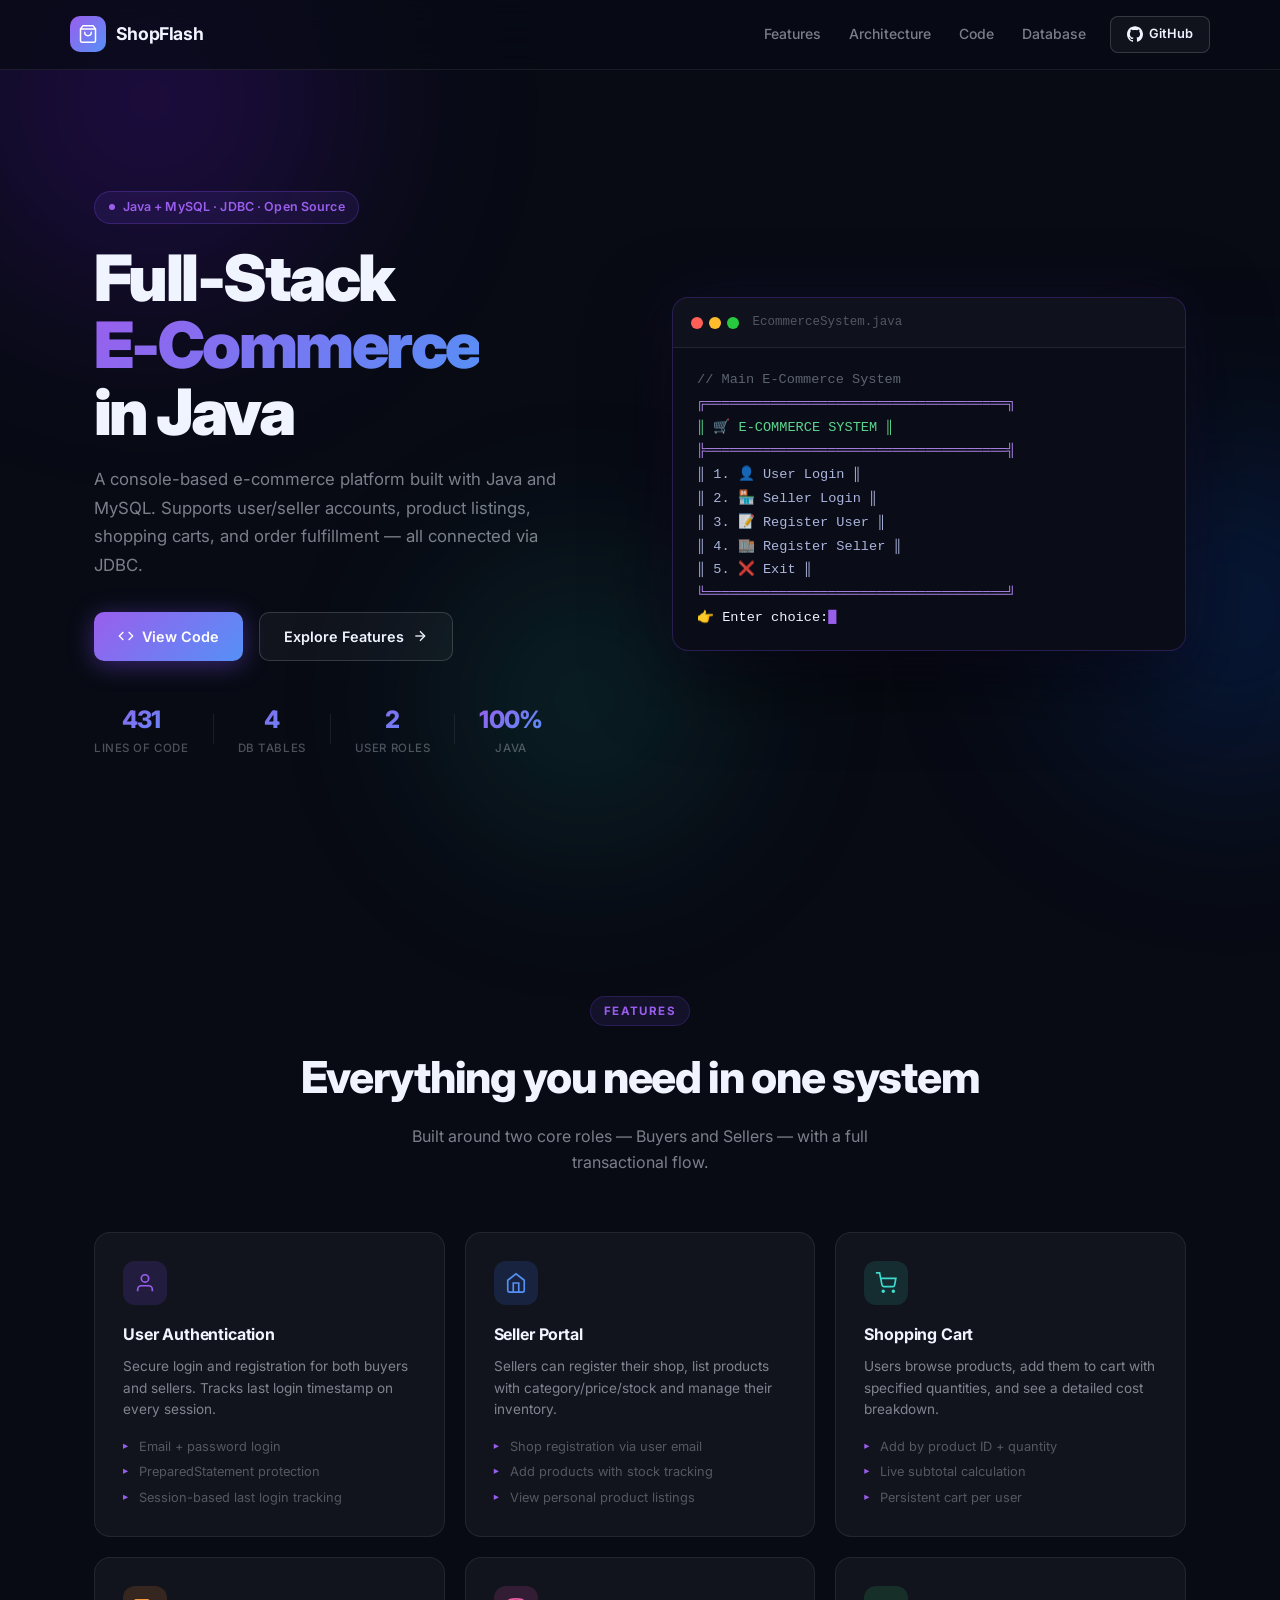
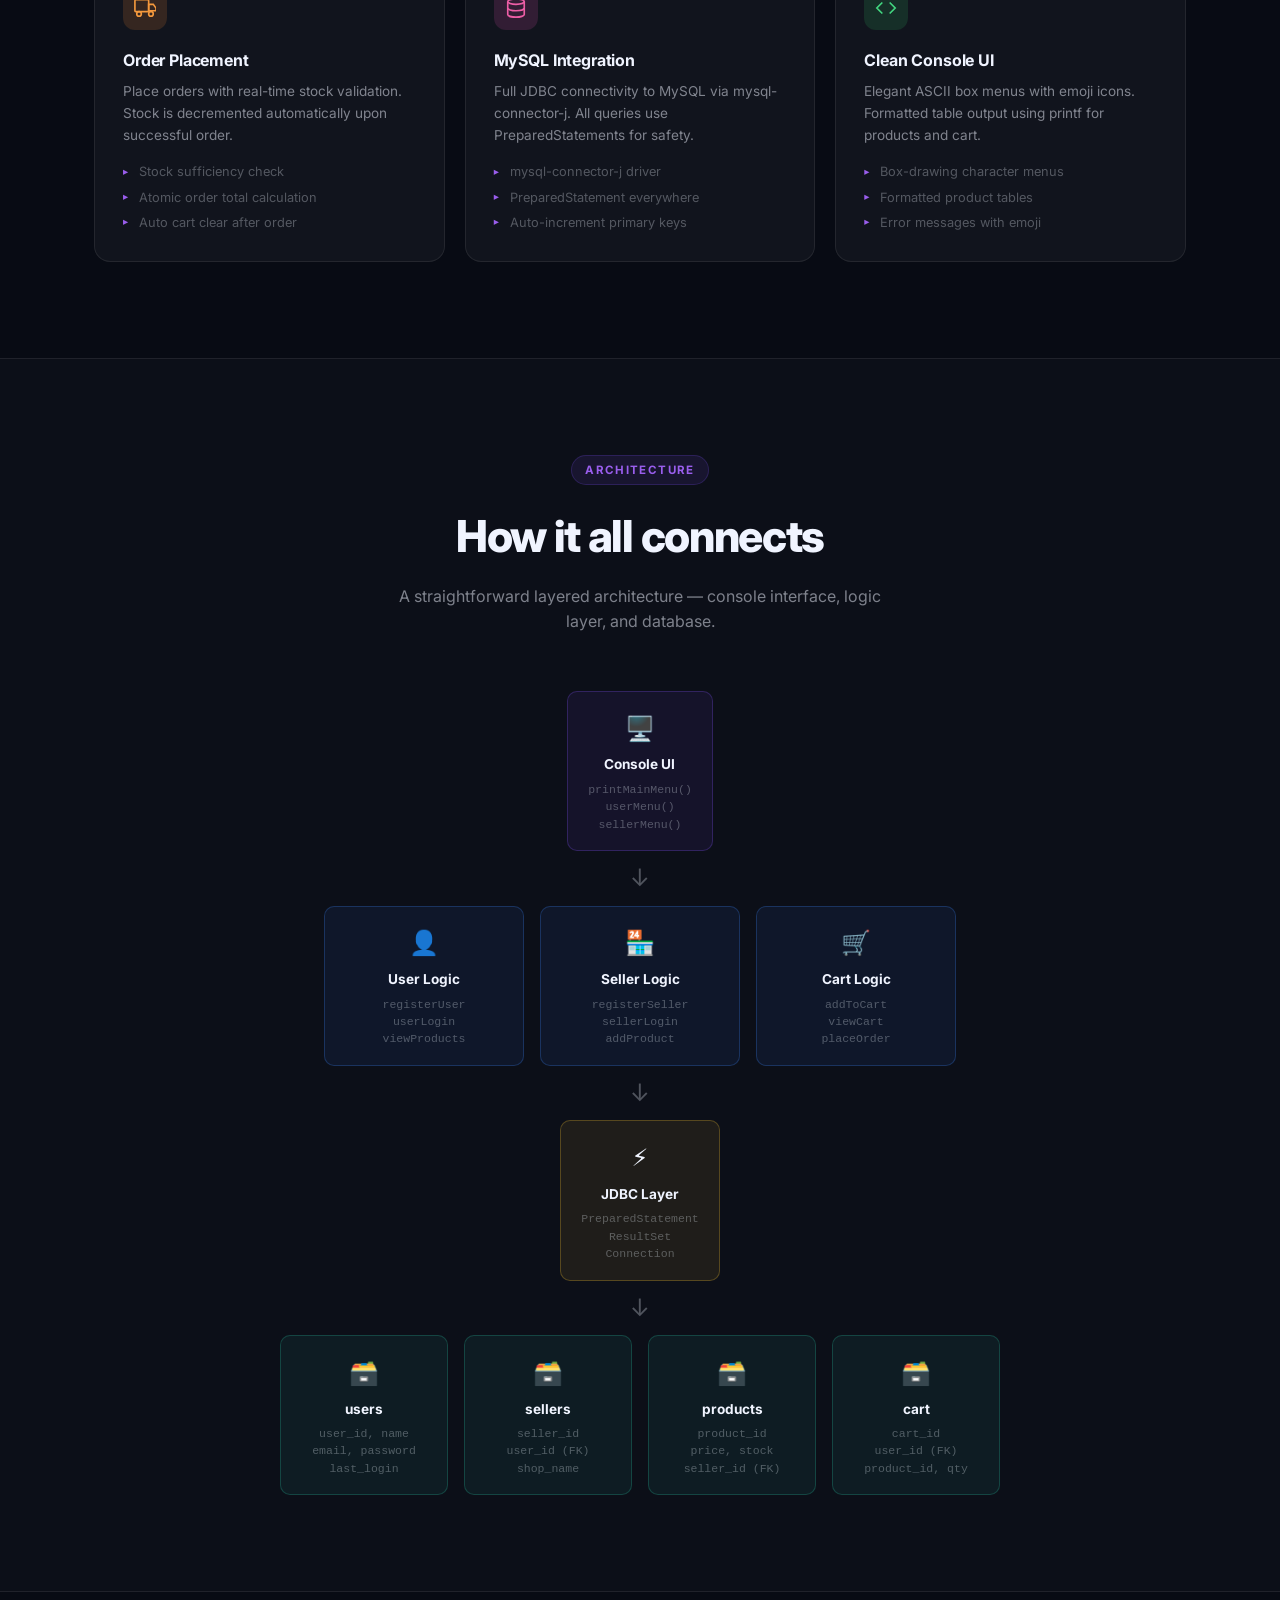
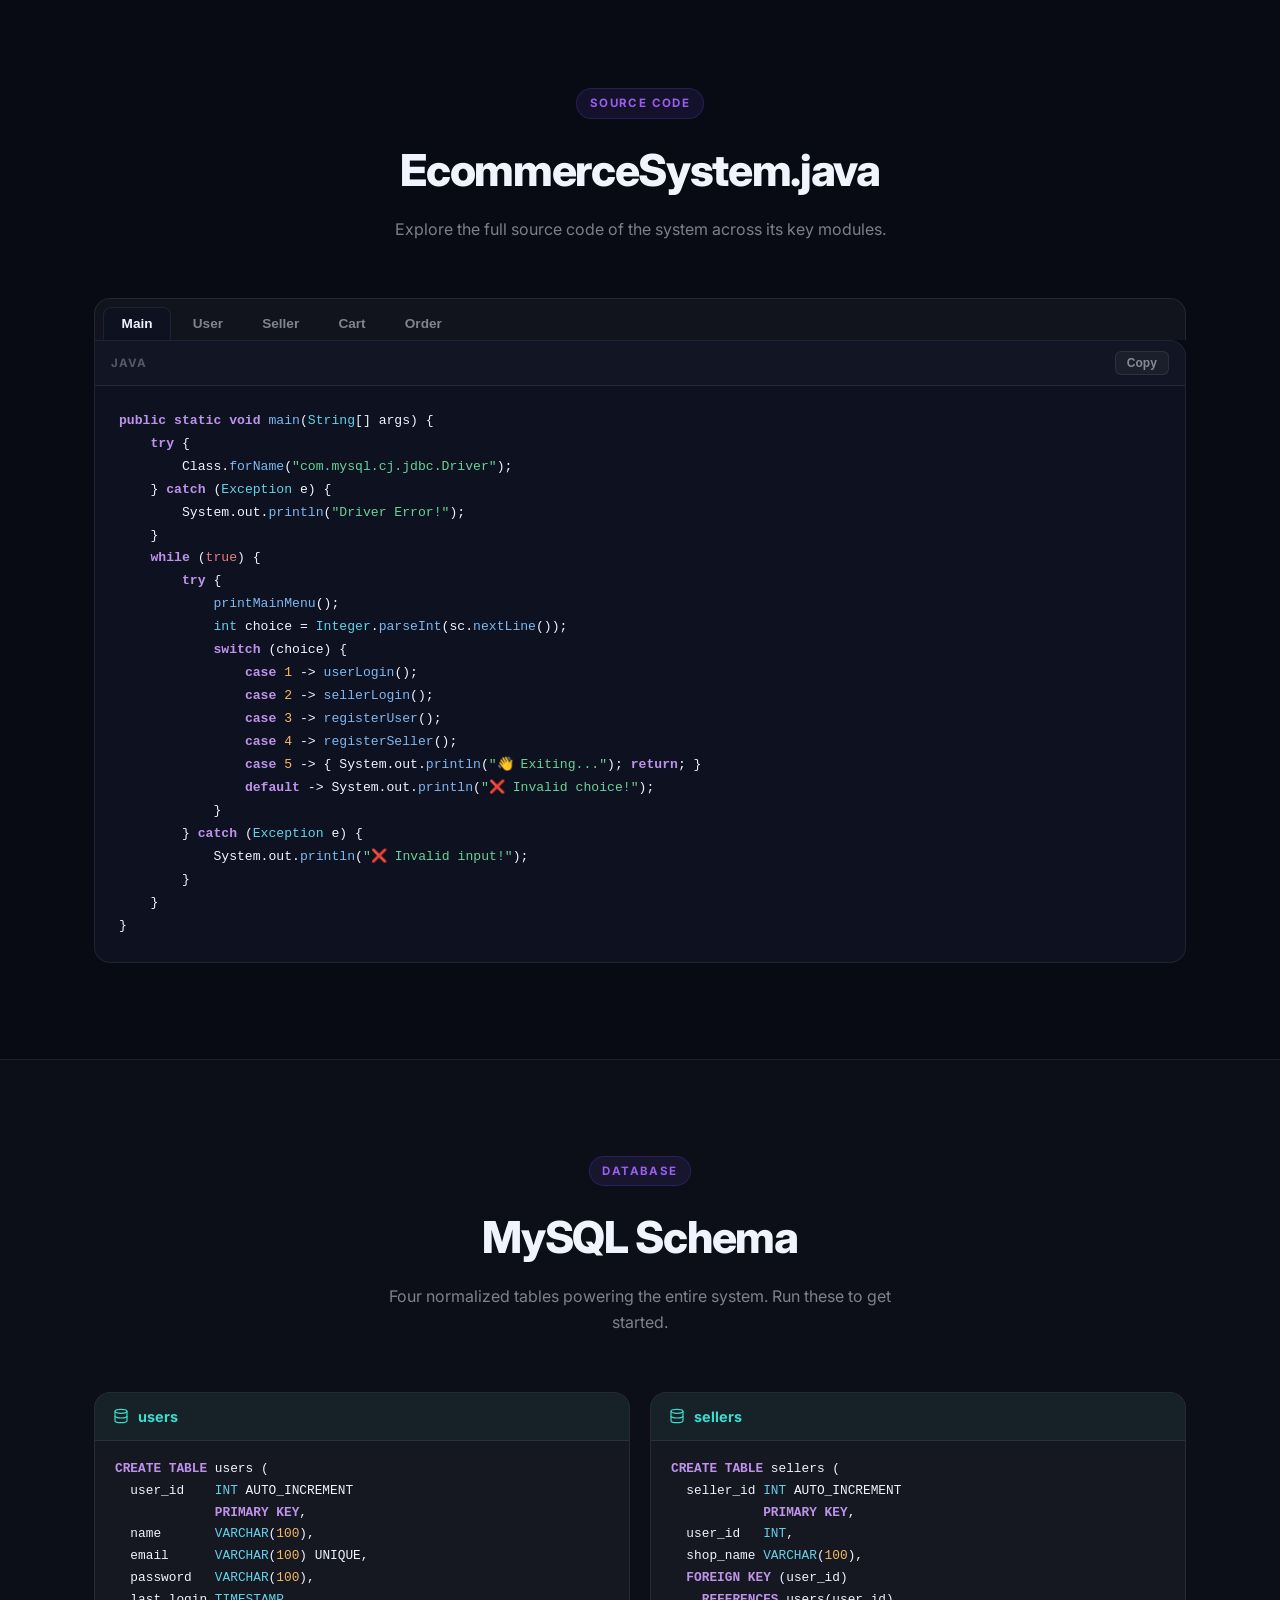
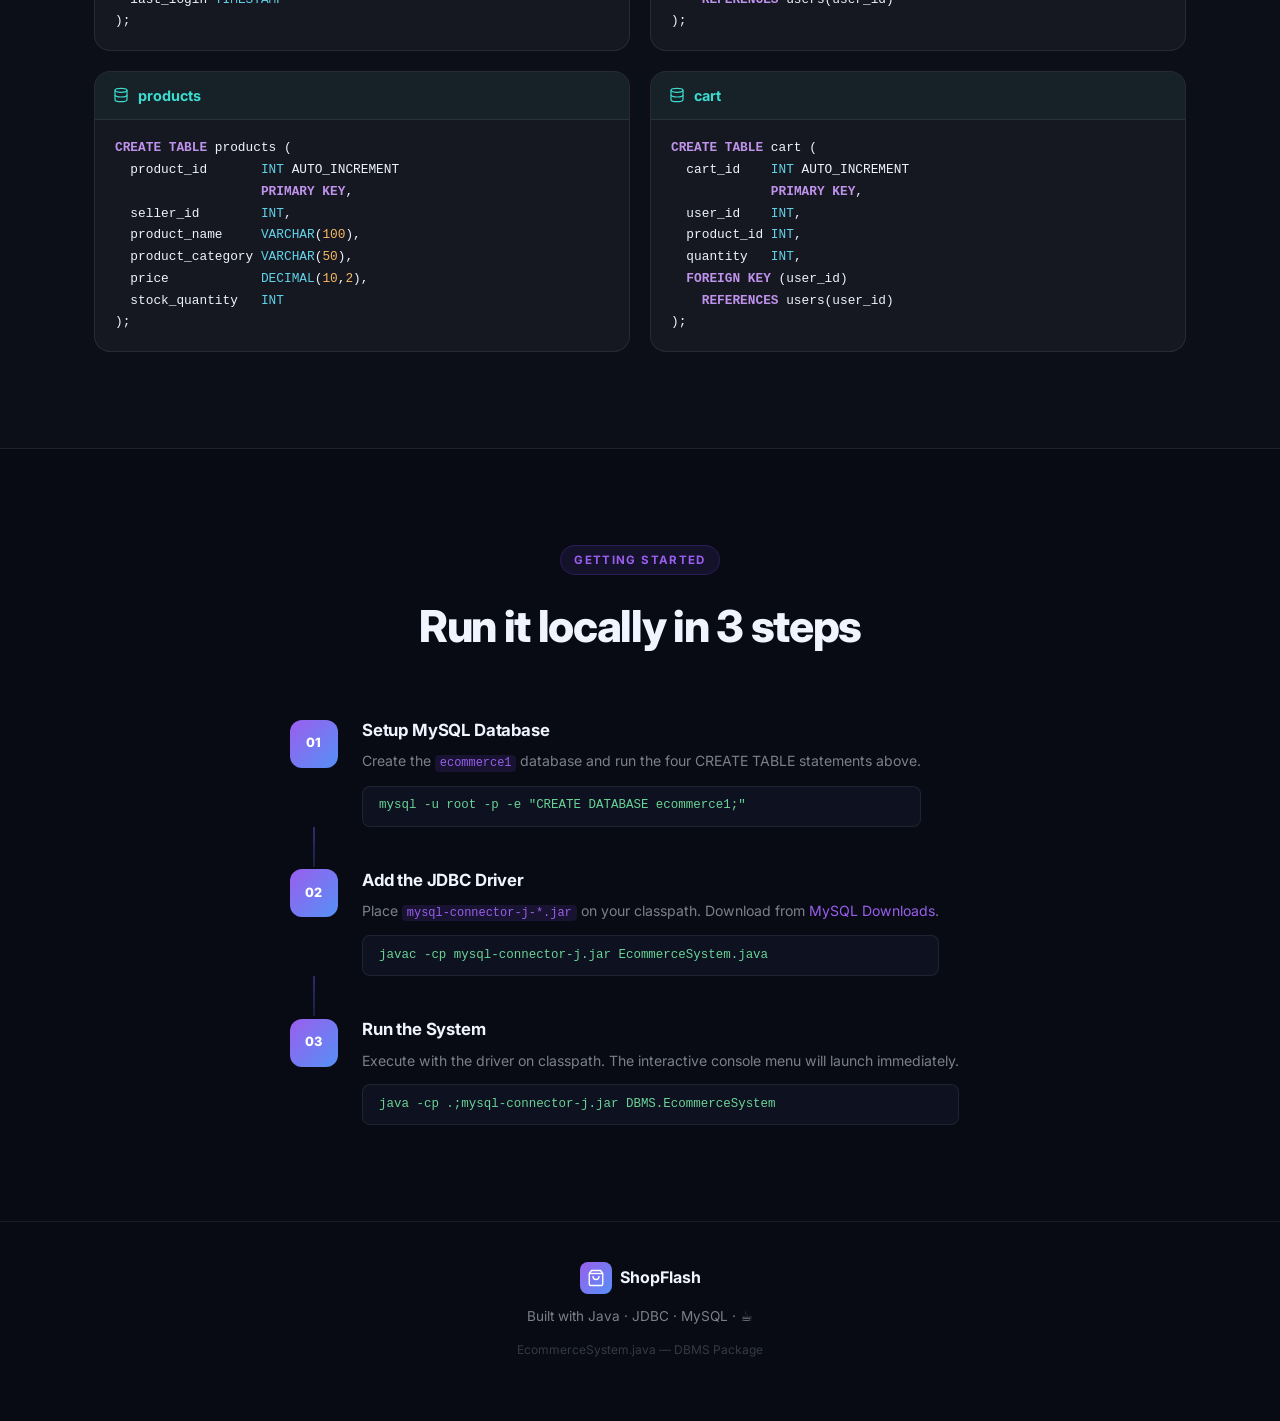
<file: index.html>
<!DOCTYPE html>
<html lang="en">
<head>
  <meta charset="UTF-8" />
  <meta name="viewport" content="width=device-width, initial-scale=1.0"/>
  <title>ShopFlash — Java E-Commerce System</title>
  <meta name="description" content="A full-featured Java E-Commerce System using JDBC and MySQL. Supports user/seller registration, shopping cart, product management, and order placement."/>
  <link rel="preconnect" href="https://fonts.googleapis.com"/>
  <link rel="preconnect" href="https://fonts.gstatic.com" crossorigin/>
  <link href="https://fonts.googleapis.com/css2?family=Inter:wght@300;400;500;600;700;800;900&display=swap" rel="stylesheet"/>
  <link rel="stylesheet" href="style.css"/>
</head>
<body>

  <!-- Animated background orbs -->
  <div class="bg-orb orb-1"></div>
  <div class="bg-orb orb-2"></div>
  <div class="bg-orb orb-3"></div>

  <!-- ====== NAVBAR ====== -->
  <nav class="navbar" id="navbar">
    <div class="nav-inner">
      <div class="nav-brand">
        <div class="brand-icon">
          <svg width="20" height="20" viewBox="0 0 24 24" fill="none">
            <path d="M6 2L3 6v14a2 2 0 002 2h14a2 2 0 002-2V6l-3-4z" stroke="currentColor" stroke-width="1.8" stroke-linejoin="round"/>
            <line x1="3" y1="6" x2="21" y2="6" stroke="currentColor" stroke-width="1.8"/>
            <path d="M16 10a4 4 0 01-8 0" stroke="currentColor" stroke-width="1.8" stroke-linecap="round"/>
          </svg>
        </div>
        <span class="brand-name">ShopFlash</span>
      </div>
      <div class="nav-links">
        <a href="#features" class="nav-link">Features</a>
        <a href="#architecture" class="nav-link">Architecture</a>
        <a href="#code" class="nav-link">Code</a>
        <a href="#schema" class="nav-link">Database</a>
        <a href="https://github.com" target="_blank" class="nav-btn">
          <svg width="16" height="16" viewBox="0 0 24 24" fill="currentColor">
            <path d="M12 .297c-6.63 0-12 5.373-12 12 0 5.303 3.438 9.8 8.205 11.385.6.113.82-.258.82-.577 0-.285-.01-1.04-.015-2.04-3.338.724-4.042-1.61-4.042-1.61C4.422 18.07 3.633 17.7 3.633 17.7c-1.087-.744.084-.729.084-.729 1.205.084 1.838 1.236 1.838 1.236 1.07 1.835 2.809 1.305 3.495.998.108-.776.417-1.305.76-1.605-2.665-.3-5.466-1.332-5.466-5.93 0-1.31.465-2.38 1.235-3.22-.135-.303-.54-1.523.105-3.176 0 0 1.005-.322 3.3 1.23.96-.267 1.98-.399 3-.405 1.02.006 2.04.138 3 .405 2.28-1.552 3.285-1.23 3.285-1.23.645 1.653.24 2.873.12 3.176.765.84 1.23 1.91 1.23 3.22 0 4.61-2.805 5.625-5.475 5.92.42.36.81 1.096.81 2.22 0 1.606-.015 2.896-.015 3.286 0 .315.21.69.825.57C20.565 22.092 24 17.592 24 12.297c0-6.627-5.373-12-12-12"/>
          </svg>
          GitHub
        </a>
      </div>
    </div>
  </nav>

  <!-- ====== HERO ====== -->
  <section class="hero">
    <div class="hero-inner">
      <div class="hero-badge">
        <span class="badge-dot"></span>
        Java + MySQL &middot; JDBC &middot; Open Source
      </div>
      <h1 class="hero-title">
        Full-Stack<br/>
        <span class="gradient-text">E-Commerce</span><br/>
        in Java
      </h1>
      <p class="hero-subtitle">
        A console-based e-commerce platform built with Java and MySQL. Supports user/seller accounts, 
        product listings, shopping carts, and order fulfillment — all connected via JDBC.
      </p>
      <div class="hero-actions">
        <a href="#code" class="btn btn-primary">
          <svg width="16" height="16" viewBox="0 0 24 24" fill="none" stroke="currentColor" stroke-width="2">
            <polyline points="16 18 22 12 16 6"/><polyline points="8 6 2 12 8 18"/>
          </svg>
          View Code
        </a>
        <a href="#features" class="btn btn-ghost">
          Explore Features
          <svg width="16" height="16" viewBox="0 0 24 24" fill="none" stroke="currentColor" stroke-width="2">
            <line x1="5" y1="12" x2="19" y2="12"/><polyline points="12 5 19 12 12 19"/>
          </svg>
        </a>
      </div>
      <div class="hero-stats">
        <div class="stat">
          <span class="stat-num">431</span>
          <span class="stat-label">Lines of Code</span>
        </div>
        <div class="stat-divider"></div>
        <div class="stat">
          <span class="stat-num">4</span>
          <span class="stat-label">DB Tables</span>
        </div>
        <div class="stat-divider"></div>
        <div class="stat">
          <span class="stat-num">2</span>
          <span class="stat-label">User Roles</span>
        </div>
        <div class="stat-divider"></div>
        <div class="stat">
          <span class="stat-num">100%</span>
          <span class="stat-label">Java</span>
        </div>
      </div>
    </div>
    <div class="hero-terminal">
      <div class="terminal">
        <div class="terminal-header">
          <div class="t-dot t-red"></div>
          <div class="t-dot t-yellow"></div>
          <div class="t-dot t-green"></div>
          <span class="t-title">EcommerceSystem.java</span>
        </div>
        <div class="terminal-body">
          <div class="t-line"><span class="t-comment">// Main E-Commerce System</span></div>
          <div class="t-line"><span class="t-keyword">&#x2554;&#x2550;&#x2550;&#x2550;&#x2550;&#x2550;&#x2550;&#x2550;&#x2550;&#x2550;&#x2550;&#x2550;&#x2550;&#x2550;&#x2550;&#x2550;&#x2550;&#x2550;&#x2550;&#x2550;&#x2550;&#x2550;&#x2550;&#x2550;&#x2550;&#x2550;&#x2550;&#x2550;&#x2550;&#x2550;&#x2550;&#x2550;&#x2550;&#x2550;&#x2550;&#x2550;&#x2550;&#x2550;&#x2557;</span></div>
          <div class="t-line"><span class="t-string">&#x2551;        &#x1F6D2; E-COMMERCE SYSTEM         &#x2551;</span></div>
          <div class="t-line"><span class="t-keyword">&#x2560;&#x2550;&#x2550;&#x2550;&#x2550;&#x2550;&#x2550;&#x2550;&#x2550;&#x2550;&#x2550;&#x2550;&#x2550;&#x2550;&#x2550;&#x2550;&#x2550;&#x2550;&#x2550;&#x2550;&#x2550;&#x2550;&#x2550;&#x2550;&#x2550;&#x2550;&#x2550;&#x2550;&#x2550;&#x2550;&#x2550;&#x2550;&#x2550;&#x2550;&#x2550;&#x2550;&#x2550;&#x2550;&#x2563;</span></div>
          <div class="t-line"><span class="t-num">&#x2551; 1. &#x1F464; User Login                    &#x2551;</span></div>
          <div class="t-line"><span class="t-num">&#x2551; 2. &#x1F3EA; Seller Login                  &#x2551;</span></div>
          <div class="t-line"><span class="t-num">&#x2551; 3. &#x1F4DD; Register User                 &#x2551;</span></div>
          <div class="t-line"><span class="t-num">&#x2551; 4. &#x1F3EC; Register Seller               &#x2551;</span></div>
          <div class="t-line"><span class="t-num">&#x2551; 5. &#x274C; Exit                          &#x2551;</span></div>
          <div class="t-line"><span class="t-keyword">&#x255A;&#x2550;&#x2550;&#x2550;&#x2550;&#x2550;&#x2550;&#x2550;&#x2550;&#x2550;&#x2550;&#x2550;&#x2550;&#x2550;&#x2550;&#x2550;&#x2550;&#x2550;&#x2550;&#x2550;&#x2550;&#x2550;&#x2550;&#x2550;&#x2550;&#x2550;&#x2550;&#x2550;&#x2550;&#x2550;&#x2550;&#x2550;&#x2550;&#x2550;&#x2550;&#x2550;&#x2550;&#x2550;&#x255D;</span></div>
          <div class="t-line t-cursor">&#x1F449; Enter choice: <span class="cursor-blink">&#x2588;</span></div>
        </div>
      </div>
    </div>
  </section>

  <!-- ====== FEATURES ====== -->
  <section class="section" id="features">
    <div class="container">
      <div class="section-header">
        <div class="section-tag">Features</div>
        <h2 class="section-title">Everything you need in one system</h2>
        <p class="section-subtitle">Built around two core roles — Buyers and Sellers — with a full transactional flow.</p>
      </div>
      <div class="features-grid">

        <div class="feature-card card-glow-purple">
          <div class="feature-icon icon-purple">
            <svg width="22" height="22" viewBox="0 0 24 24" fill="none" stroke="currentColor" stroke-width="1.8">
              <path d="M20 21v-2a4 4 0 00-4-4H8a4 4 0 00-4 4v2"/><circle cx="12" cy="7" r="4"/>
            </svg>
          </div>
          <h3>User Authentication</h3>
          <p>Secure login and registration for both buyers and sellers. Tracks last login timestamp on every session.</p>
          <ul class="feature-list">
            <li>Email + password login</li>
            <li>PreparedStatement protection</li>
            <li>Session-based last login tracking</li>
          </ul>
        </div>

        <div class="feature-card card-glow-blue">
          <div class="feature-icon icon-blue">
            <svg width="22" height="22" viewBox="0 0 24 24" fill="none" stroke="currentColor" stroke-width="1.8">
              <path d="M3 9l9-7 9 7v11a2 2 0 01-2 2H5a2 2 0 01-2-2z"/><polyline points="9 22 9 12 15 12 15 22"/>
            </svg>
          </div>
          <h3>Seller Portal</h3>
          <p>Sellers can register their shop, list products with category/price/stock and manage their inventory.</p>
          <ul class="feature-list">
            <li>Shop registration via user email</li>
            <li>Add products with stock tracking</li>
            <li>View personal product listings</li>
          </ul>
        </div>

        <div class="feature-card card-glow-teal">
          <div class="feature-icon icon-teal">
            <svg width="22" height="22" viewBox="0 0 24 24" fill="none" stroke="currentColor" stroke-width="1.8">
              <circle cx="9" cy="21" r="1"/><circle cx="20" cy="21" r="1"/>
              <path d="M1 1h4l2.68 13.39a2 2 0 002 1.61h9.72a2 2 0 001.97-1.67l1.38-7.33H6"/>
            </svg>
          </div>
          <h3>Shopping Cart</h3>
          <p>Users browse products, add them to cart with specified quantities, and see a detailed cost breakdown.</p>
          <ul class="feature-list">
            <li>Add by product ID + quantity</li>
            <li>Live subtotal calculation</li>
            <li>Persistent cart per user</li>
          </ul>
        </div>

        <div class="feature-card card-glow-orange">
          <div class="feature-icon icon-orange">
            <svg width="22" height="22" viewBox="0 0 24 24" fill="none" stroke="currentColor" stroke-width="1.8">
              <rect x="1" y="3" width="15" height="13" rx="1"/>
              <path d="M16 8h5l3 4v3h-8V8z"/><circle cx="5.5" cy="18.5" r="2.5"/><circle cx="18.5" cy="18.5" r="2.5"/>
            </svg>
          </div>
          <h3>Order Placement</h3>
          <p>Place orders with real-time stock validation. Stock is decremented automatically upon successful order.</p>
          <ul class="feature-list">
            <li>Stock sufficiency check</li>
            <li>Atomic order total calculation</li>
            <li>Auto cart clear after order</li>
          </ul>
        </div>

        <div class="feature-card card-glow-pink">
          <div class="feature-icon icon-pink">
            <svg width="22" height="22" viewBox="0 0 24 24" fill="none" stroke="currentColor" stroke-width="1.8">
              <ellipse cx="12" cy="5" rx="9" ry="3"/><path d="M21 12c0 1.66-4 3-9 3s-9-1.34-9-3"/>
              <path d="M3 5v14c0 1.66 4 3 9 3s9-1.34 9-3V5"/>
            </svg>
          </div>
          <h3>MySQL Integration</h3>
          <p>Full JDBC connectivity to MySQL via mysql-connector-j. All queries use PreparedStatements for safety.</p>
          <ul class="feature-list">
            <li>mysql-connector-j driver</li>
            <li>PreparedStatement everywhere</li>
            <li>Auto-increment primary keys</li>
          </ul>
        </div>

        <div class="feature-card card-glow-green">
          <div class="feature-icon icon-green">
            <svg width="22" height="22" viewBox="0 0 24 24" fill="none" stroke="currentColor" stroke-width="1.8">
              <polyline points="16 18 22 12 16 6"/><polyline points="8 6 2 12 8 18"/>
            </svg>
          </div>
          <h3>Clean Console UI</h3>
          <p>Elegant ASCII box menus with emoji icons. Formatted table output using printf for products and cart.</p>
          <ul class="feature-list">
            <li>Box-drawing character menus</li>
            <li>Formatted product tables</li>
            <li>Error messages with emoji</li>
          </ul>
        </div>

      </div>
    </div>
  </section>

  <!-- ====== ARCHITECTURE ====== -->
  <section class="section section-alt" id="architecture">
    <div class="container">
      <div class="section-header">
        <div class="section-tag">Architecture</div>
        <h2 class="section-title">How it all connects</h2>
        <p class="section-subtitle">A straightforward layered architecture — console interface, logic layer, and database.</p>
      </div>
      <div class="arch-diagram">
        <div class="arch-layer">
          <div class="arch-node node-ui">
            <div class="node-icon">&#x1F5A5;&#xFE0F;</div>
            <div class="node-label">Console UI</div>
            <div class="node-desc">printMainMenu()<br/>userMenu()<br/>sellerMenu()</div>
          </div>
        </div>
        <div class="arch-arrow">&#x2193;</div>
        <div class="arch-layer arch-layer-wide">
          <div class="arch-node node-logic">
            <div class="node-icon">&#x1F464;</div>
            <div class="node-label">User Logic</div>
            <div class="node-desc">registerUser<br/>userLogin<br/>viewProducts</div>
          </div>
          <div class="arch-node node-logic">
            <div class="node-icon">&#x1F3EA;</div>
            <div class="node-label">Seller Logic</div>
            <div class="node-desc">registerSeller<br/>sellerLogin<br/>addProduct</div>
          </div>
          <div class="arch-node node-logic">
            <div class="node-icon">&#x1F6D2;</div>
            <div class="node-label">Cart Logic</div>
            <div class="node-desc">addToCart<br/>viewCart<br/>placeOrder</div>
          </div>
        </div>
        <div class="arch-arrow">&#x2193;</div>
        <div class="arch-layer">
          <div class="arch-node node-jdbc">
            <div class="node-icon">&#x26A1;</div>
            <div class="node-label">JDBC Layer</div>
            <div class="node-desc">PreparedStatement<br/>ResultSet<br/>Connection</div>
          </div>
        </div>
        <div class="arch-arrow">&#x2193;</div>
        <div class="arch-layer arch-layer-wide">
          <div class="arch-node node-db">
            <div class="node-icon">&#x1F5C3;&#xFE0F;</div>
            <div class="node-label">users</div>
            <div class="node-desc">user_id, name<br/>email, password<br/>last_login</div>
          </div>
          <div class="arch-node node-db">
            <div class="node-icon">&#x1F5C3;&#xFE0F;</div>
            <div class="node-label">sellers</div>
            <div class="node-desc">seller_id<br/>user_id (FK)<br/>shop_name</div>
          </div>
          <div class="arch-node node-db">
            <div class="node-icon">&#x1F5C3;&#xFE0F;</div>
            <div class="node-label">products</div>
            <div class="node-desc">product_id<br/>price, stock<br/>seller_id (FK)</div>
          </div>
          <div class="arch-node node-db">
            <div class="node-icon">&#x1F5C3;&#xFE0F;</div>
            <div class="node-label">cart</div>
            <div class="node-desc">cart_id<br/>user_id (FK)<br/>product_id, qty</div>
          </div>
        </div>
      </div>
    </div>
  </section>

  <!-- ====== CODE VIEWER ====== -->
  <section class="section" id="code">
    <div class="container">
      <div class="section-header">
        <div class="section-tag">Source Code</div>
        <h2 class="section-title">EcommerceSystem.java</h2>
        <p class="section-subtitle">Explore the full source code of the system across its key modules.</p>
      </div>
      <div class="code-tabs">
        <button class="tab-btn active" data-tab="main" id="tab-btn-main">Main</button>
        <button class="tab-btn" data-tab="user" id="tab-btn-user">User</button>
        <button class="tab-btn" data-tab="seller" id="tab-btn-seller">Seller</button>
        <button class="tab-btn" data-tab="cart" id="tab-btn-cart">Cart</button>
        <button class="tab-btn" data-tab="order" id="tab-btn-order">Order</button>
      </div>
      <div class="code-panels">

        <div class="code-panel active" id="tab-main">
          <div class="code-block">
            <div class="code-header">
              <span class="code-lang">Java</span>
              <button class="copy-btn" id="copy-main">Copy</button>
            </div>
            <pre><code id="code-main"><span class="c-keyword">public static void</span> <span class="c-fn">main</span>(<span class="c-type">String</span>[] args) {
    <span class="c-keyword">try</span> {
        Class.<span class="c-fn">forName</span>(<span class="c-str">"com.mysql.cj.jdbc.Driver"</span>);
    } <span class="c-keyword">catch</span> (<span class="c-type">Exception</span> e) {
        System.out.<span class="c-fn">println</span>(<span class="c-str">"Driver Error!"</span>);
    }
    <span class="c-keyword">while</span> (<span class="c-bool">true</span>) {
        <span class="c-keyword">try</span> {
            <span class="c-fn">printMainMenu</span>();
            <span class="c-type">int</span> choice = <span class="c-type">Integer</span>.<span class="c-fn">parseInt</span>(sc.<span class="c-fn">nextLine</span>());
            <span class="c-keyword">switch</span> (choice) {
                <span class="c-keyword">case</span> <span class="c-num">1</span> -&gt; <span class="c-fn">userLogin</span>();
                <span class="c-keyword">case</span> <span class="c-num">2</span> -&gt; <span class="c-fn">sellerLogin</span>();
                <span class="c-keyword">case</span> <span class="c-num">3</span> -&gt; <span class="c-fn">registerUser</span>();
                <span class="c-keyword">case</span> <span class="c-num">4</span> -&gt; <span class="c-fn">registerSeller</span>();
                <span class="c-keyword">case</span> <span class="c-num">5</span> -&gt; { System.out.<span class="c-fn">println</span>(<span class="c-str">"&#x1F44B; Exiting..."</span>); <span class="c-keyword">return</span>; }
                <span class="c-keyword">default</span> -&gt; System.out.<span class="c-fn">println</span>(<span class="c-str">"&#x274C; Invalid choice!"</span>);
            }
        } <span class="c-keyword">catch</span> (<span class="c-type">Exception</span> e) {
            System.out.<span class="c-fn">println</span>(<span class="c-str">"&#x274C; Invalid input!"</span>);
        }
    }
}</code></pre>
          </div>
        </div>

        <div class="code-panel" id="tab-user">
          <div class="code-block">
            <div class="code-header">
              <span class="code-lang">Java</span>
              <button class="copy-btn" id="copy-user">Copy</button>
            </div>
            <pre><code id="code-user"><span class="c-keyword">static void</span> <span class="c-fn">userLogin</span>() {
    <span class="c-keyword">try</span> (<span class="c-type">Connection</span> conn = <span class="c-type">DriverManager</span>.<span class="c-fn">getConnection</span>(URL, USER, PASS)) {
        System.out.<span class="c-fn">print</span>(<span class="c-str">"Email: "</span>);
        <span class="c-type">String</span> email = sc.<span class="c-fn">nextLine</span>();
        System.out.<span class="c-fn">print</span>(<span class="c-str">"Password: "</span>);
        <span class="c-type">String</span> pass = sc.<span class="c-fn">nextLine</span>();

        <span class="c-type">String</span> sql = <span class="c-str">"SELECT * FROM users WHERE email=? AND password=?"</span>;
        <span class="c-type">PreparedStatement</span> ps = conn.<span class="c-fn">prepareStatement</span>(sql);
        ps.<span class="c-fn">setString</span>(<span class="c-num">1</span>, email);
        ps.<span class="c-fn">setString</span>(<span class="c-num">2</span>, pass);

        <span class="c-type">ResultSet</span> rs = ps.<span class="c-fn">executeQuery</span>();
        <span class="c-keyword">if</span> (rs.<span class="c-fn">next</span>()) {
            <span class="c-type">int</span> userId = rs.<span class="c-fn">getInt</span>(<span class="c-str">"user_id"</span>);
            <span class="c-fn">updateLastLogin</span>(userId);
            System.out.<span class="c-fn">println</span>(<span class="c-str">"&#x2714; Welcome "</span> + rs.<span class="c-fn">getString</span>(<span class="c-str">"name"</span>));
            <span class="c-fn">userMenu</span>(userId);
        } <span class="c-keyword">else</span> {
            System.out.<span class="c-fn">println</span>(<span class="c-str">"&#x274C; Invalid login!"</span>);
        }
    } <span class="c-keyword">catch</span> (<span class="c-type">Exception</span> e) {
        System.out.<span class="c-fn">println</span>(<span class="c-str">"&#x274C; "</span> + e.<span class="c-fn">getMessage</span>());
    }
}</code></pre>
          </div>
        </div>

        <div class="code-panel" id="tab-seller">
          <div class="code-block">
            <div class="code-header">
              <span class="code-lang">Java</span>
              <button class="copy-btn" id="copy-seller">Copy</button>
            </div>
            <pre><code id="code-seller"><span class="c-keyword">static void</span> <span class="c-fn">addProduct</span>(<span class="c-type">int</span> sellerId) {
    <span class="c-keyword">try</span> (<span class="c-type">Connection</span> conn = <span class="c-type">DriverManager</span>.<span class="c-fn">getConnection</span>(URL, USER, PASS)) {
        System.out.<span class="c-fn">print</span>(<span class="c-str">"Name: "</span>);
        <span class="c-type">String</span> name  = sc.<span class="c-fn">nextLine</span>();
        System.out.<span class="c-fn">print</span>(<span class="c-str">"Category: "</span>);
        <span class="c-type">String</span> cat   = sc.<span class="c-fn">nextLine</span>();
        System.out.<span class="c-fn">print</span>(<span class="c-str">"Price: "</span>);
        <span class="c-type">double</span> price = <span class="c-type">Double</span>.<span class="c-fn">parseDouble</span>(sc.<span class="c-fn">nextLine</span>());
        System.out.<span class="c-fn">print</span>(<span class="c-str">"Stock: "</span>);
        <span class="c-type">int</span> stock    = <span class="c-type">Integer</span>.<span class="c-fn">parseInt</span>(sc.<span class="c-fn">nextLine</span>());

        <span class="c-type">PreparedStatement</span> ps = conn.<span class="c-fn">prepareStatement</span>(
            <span class="c-str">"INSERT INTO products(seller_id, product_name, "</span> +
            <span class="c-str">"product_category, price, stock_quantity) VALUES (?,?,?,?,?)"</span>);
        ps.<span class="c-fn">setInt</span>(<span class="c-num">1</span>, sellerId);
        ps.<span class="c-fn">setString</span>(<span class="c-num">2</span>, name);
        ps.<span class="c-fn">setString</span>(<span class="c-num">3</span>, cat);
        ps.<span class="c-fn">setDouble</span>(<span class="c-num">4</span>, price);
        ps.<span class="c-fn">setInt</span>(<span class="c-num">5</span>, stock);
        ps.<span class="c-fn">executeUpdate</span>();
        System.out.<span class="c-fn">println</span>(<span class="c-str">"&#x2714; Product Added!"</span>);
    } <span class="c-keyword">catch</span> (<span class="c-type">Exception</span> e) {
        System.out.<span class="c-fn">println</span>(<span class="c-str">"&#x274C; "</span> + e.<span class="c-fn">getMessage</span>());
    }
}</code></pre>
          </div>
        </div>

        <div class="code-panel" id="tab-cart">
          <div class="code-block">
            <div class="code-header">
              <span class="code-lang">Java</span>
              <button class="copy-btn" id="copy-cart">Copy</button>
            </div>
            <pre><code id="code-cart"><span class="c-keyword">static void</span> <span class="c-fn">viewCart</span>(<span class="c-type">int</span> userId) {
    <span class="c-keyword">try</span> (<span class="c-type">Connection</span> conn = <span class="c-type">DriverManager</span>.<span class="c-fn">getConnection</span>(URL, USER, PASS)) {
        <span class="c-type">String</span> sql = <span class="c-str">"SELECT p.product_name, p.price, c.quantity "</span>
                   + <span class="c-str">"FROM cart c JOIN products p ON c.product_id = p.product_id "</span>
                   + <span class="c-str">"WHERE c.user_id=?"</span>;

        <span class="c-type">PreparedStatement</span> ps = conn.<span class="c-fn">prepareStatement</span>(sql);
        ps.<span class="c-fn">setInt</span>(<span class="c-num">1</span>, userId);
        <span class="c-type">ResultSet</span> rs = ps.<span class="c-fn">executeQuery</span>();

        <span class="c-type">double</span> total = <span class="c-num">0</span>;
        System.out.<span class="c-fn">println</span>(<span class="c-str">"&#x1F6D2; YOUR CART"</span>);
        System.out.<span class="c-fn">printf</span>(<span class="c-str">"%-15s %-10s %-10s %-10s\n"</span>,
            <span class="c-str">"Product"</span>, <span class="c-str">"Price"</span>, <span class="c-str">"Qty"</span>, <span class="c-str">"Total"</span>);

        <span class="c-keyword">while</span> (rs.<span class="c-fn">next</span>()) {
            <span class="c-type">double</span> price = rs.<span class="c-fn">getDouble</span>(<span class="c-str">"price"</span>);
            <span class="c-type">int</span>    qty   = rs.<span class="c-fn">getInt</span>(<span class="c-str">"quantity"</span>);
            <span class="c-type">double</span> sub   = price * qty;
            total += sub;
            System.out.<span class="c-fn">printf</span>(<span class="c-str">"%-15s &#x20B9;%-9.2f %-10d &#x20B9;%-10.2f\n"</span>,
                rs.<span class="c-fn">getString</span>(<span class="c-str">"product_name"</span>), price, qty, sub);
        }
        System.out.<span class="c-fn">println</span>(<span class="c-str">"Total Amount: &#x20B9;"</span> + total);
    } <span class="c-keyword">catch</span> (<span class="c-type">Exception</span> e) {
        System.out.<span class="c-fn">println</span>(<span class="c-str">"&#x274C; "</span> + e.<span class="c-fn">getMessage</span>());
    }
}</code></pre>
          </div>
        </div>

        <div class="code-panel" id="tab-order">
          <div class="code-block">
            <div class="code-header">
              <span class="code-lang">Java</span>
              <button class="copy-btn" id="copy-order">Copy</button>
            </div>
            <pre><code id="code-order"><span class="c-keyword">static void</span> <span class="c-fn">placeOrder</span>(<span class="c-type">int</span> userId) {
    <span class="c-keyword">try</span> (<span class="c-type">Connection</span> conn = <span class="c-type">DriverManager</span>.<span class="c-fn">getConnection</span>(URL, USER, PASS)) {
        <span class="c-type">PreparedStatement</span> ps = conn.<span class="c-fn">prepareStatement</span>(
            <span class="c-str">"SELECT product_id, quantity FROM cart WHERE user_id=?"</span>);
        ps.<span class="c-fn">setInt</span>(<span class="c-num">1</span>, userId);
        <span class="c-type">ResultSet</span> rs = ps.<span class="c-fn">executeQuery</span>();
        <span class="c-type">double</span> total = <span class="c-num">0</span>;

        <span class="c-keyword">while</span> (rs.<span class="c-fn">next</span>()) {
            <span class="c-type">int</span> pid = rs.<span class="c-fn">getInt</span>(<span class="c-str">"product_id"</span>);
            <span class="c-type">int</span> qty = rs.<span class="c-fn">getInt</span>(<span class="c-str">"quantity"</span>);

            <span class="c-type">PreparedStatement</span> ps2 = conn.<span class="c-fn">prepareStatement</span>(
                <span class="c-str">"SELECT price, stock_quantity FROM products WHERE product_id=?"</span>);
            ps2.<span class="c-fn">setInt</span>(<span class="c-num">1</span>, pid);
            <span class="c-type">ResultSet</span> rs2 = ps2.<span class="c-fn">executeQuery</span>();

            <span class="c-keyword">if</span> (rs2.<span class="c-fn">next</span>()) {
                <span class="c-keyword">if</span> (rs2.<span class="c-fn">getInt</span>(<span class="c-str">"stock_quantity"</span>) &lt; qty) {
                    System.out.<span class="c-fn">println</span>(<span class="c-str">"&#x274C; Not enough stock!"</span>);
                    <span class="c-keyword">return</span>;
                }
                total += rs2.<span class="c-fn">getDouble</span>(<span class="c-str">"price"</span>) * qty;
                <span class="c-type">PreparedStatement</span> ps3 = conn.<span class="c-fn">prepareStatement</span>(
                    <span class="c-str">"UPDATE products SET stock_quantity = stock_quantity - ? WHERE product_id=?"</span>);
                ps3.<span class="c-fn">setInt</span>(<span class="c-num">1</span>, qty); ps3.<span class="c-fn">setInt</span>(<span class="c-num">2</span>, pid);
                ps3.<span class="c-fn">executeUpdate</span>();
            }
        }
        System.out.<span class="c-fn">println</span>(<span class="c-str">"&#x1F389; Order placed! Total &#x20B9;"</span> + total);
        conn.<span class="c-fn">createStatement</span>().<span class="c-fn">executeUpdate</span>(
            <span class="c-str">"DELETE FROM cart WHERE user_id="</span> + userId);
    } <span class="c-keyword">catch</span> (<span class="c-type">Exception</span> e) {
        System.out.<span class="c-fn">println</span>(<span class="c-str">"&#x274C; "</span> + e.<span class="c-fn">getMessage</span>());
    }
}</code></pre>
          </div>
        </div>

      </div>
    </div>
  </section>

  <!-- ====== DATABASE SCHEMA ====== -->
  <section class="section section-alt" id="schema">
    <div class="container">
      <div class="section-header">
        <div class="section-tag">Database</div>
        <h2 class="section-title">MySQL Schema</h2>
        <p class="section-subtitle">Four normalized tables powering the entire system. Run these to get started.</p>
      </div>
      <div class="schema-grid">
        <div class="schema-card">
          <div class="schema-header">
            <svg width="16" height="16" viewBox="0 0 24 24" fill="none" stroke="currentColor" stroke-width="1.8">
              <ellipse cx="12" cy="5" rx="9" ry="3"/><path d="M21 12c0 1.66-4 3-9 3s-9-1.34-9-3"/>
              <path d="M3 5v14c0 1.66 4 3 9 3s9-1.34 9-3V5"/>
            </svg>
            <span>users</span>
          </div>
          <pre class="schema-sql"><code><span class="c-keyword">CREATE TABLE</span> users (
  user_id    <span class="c-type">INT</span> AUTO_INCREMENT
             <span class="c-keyword">PRIMARY KEY</span>,
  name       <span class="c-type">VARCHAR</span>(<span class="c-num">100</span>),
  email      <span class="c-type">VARCHAR</span>(<span class="c-num">100</span>) UNIQUE,
  password   <span class="c-type">VARCHAR</span>(<span class="c-num">100</span>),
  last_login <span class="c-type">TIMESTAMP</span>
);</code></pre>
        </div>
        <div class="schema-card">
          <div class="schema-header">
            <svg width="16" height="16" viewBox="0 0 24 24" fill="none" stroke="currentColor" stroke-width="1.8">
              <ellipse cx="12" cy="5" rx="9" ry="3"/><path d="M21 12c0 1.66-4 3-9 3s-9-1.34-9-3"/>
              <path d="M3 5v14c0 1.66 4 3 9 3s9-1.34 9-3V5"/>
            </svg>
            <span>sellers</span>
          </div>
          <pre class="schema-sql"><code><span class="c-keyword">CREATE TABLE</span> sellers (
  seller_id <span class="c-type">INT</span> AUTO_INCREMENT
            <span class="c-keyword">PRIMARY KEY</span>,
  user_id   <span class="c-type">INT</span>,
  shop_name <span class="c-type">VARCHAR</span>(<span class="c-num">100</span>),
  <span class="c-keyword">FOREIGN KEY</span> (user_id)
    <span class="c-keyword">REFERENCES</span> users(user_id)
);</code></pre>
        </div>
        <div class="schema-card">
          <div class="schema-header">
            <svg width="16" height="16" viewBox="0 0 24 24" fill="none" stroke="currentColor" stroke-width="1.8">
              <ellipse cx="12" cy="5" rx="9" ry="3"/><path d="M21 12c0 1.66-4 3-9 3s-9-1.34-9-3"/>
              <path d="M3 5v14c0 1.66 4 3 9 3s9-1.34 9-3V5"/>
            </svg>
            <span>products</span>
          </div>
          <pre class="schema-sql"><code><span class="c-keyword">CREATE TABLE</span> products (
  product_id       <span class="c-type">INT</span> AUTO_INCREMENT
                   <span class="c-keyword">PRIMARY KEY</span>,
  seller_id        <span class="c-type">INT</span>,
  product_name     <span class="c-type">VARCHAR</span>(<span class="c-num">100</span>),
  product_category <span class="c-type">VARCHAR</span>(<span class="c-num">50</span>),
  price            <span class="c-type">DECIMAL</span>(<span class="c-num">10</span>,<span class="c-num">2</span>),
  stock_quantity   <span class="c-type">INT</span>
);</code></pre>
        </div>
        <div class="schema-card">
          <div class="schema-header">
            <svg width="16" height="16" viewBox="0 0 24 24" fill="none" stroke="currentColor" stroke-width="1.8">
              <ellipse cx="12" cy="5" rx="9" ry="3"/><path d="M21 12c0 1.66-4 3-9 3s-9-1.34-9-3"/>
              <path d="M3 5v14c0 1.66 4 3 9 3s9-1.34 9-3V5"/>
            </svg>
            <span>cart</span>
          </div>
          <pre class="schema-sql"><code><span class="c-keyword">CREATE TABLE</span> cart (
  cart_id    <span class="c-type">INT</span> AUTO_INCREMENT
             <span class="c-keyword">PRIMARY KEY</span>,
  user_id    <span class="c-type">INT</span>,
  product_id <span class="c-type">INT</span>,
  quantity   <span class="c-type">INT</span>,
  <span class="c-keyword">FOREIGN KEY</span> (user_id)
    <span class="c-keyword">REFERENCES</span> users(user_id)
);</code></pre>
        </div>
      </div>
    </div>
  </section>

  <!-- ====== SETUP GUIDE ====== -->
  <section class="section" id="setup">
    <div class="container">
      <div class="section-header">
        <div class="section-tag">Getting Started</div>
        <h2 class="section-title">Run it locally in 3 steps</h2>
      </div>
      <div class="steps">
        <div class="step">
          <div class="step-num">01</div>
          <div class="step-content">
            <h3>Setup MySQL Database</h3>
            <p>Create the <code>ecommerce1</code> database and run the four CREATE TABLE statements above.</p>
            <div class="inline-code">mysql -u root -p -e "CREATE DATABASE ecommerce1;"</div>
          </div>
        </div>
        <div class="step-connector"></div>
        <div class="step">
          <div class="step-num">02</div>
          <div class="step-content">
            <h3>Add the JDBC Driver</h3>
            <p>Place <code>mysql-connector-j-*.jar</code> on your classpath. Download from <a href="https://dev.mysql.com/downloads/connector/j/" target="_blank" class="link">MySQL Downloads</a>.</p>
            <div class="inline-code">javac -cp mysql-connector-j.jar EcommerceSystem.java</div>
          </div>
        </div>
        <div class="step-connector"></div>
        <div class="step">
          <div class="step-num">03</div>
          <div class="step-content">
            <h3>Run the System</h3>
            <p>Execute with the driver on classpath. The interactive console menu will launch immediately.</p>
            <div class="inline-code">java -cp .;mysql-connector-j.jar DBMS.EcommerceSystem</div>
          </div>
        </div>
      </div>
    </div>
  </section>

  <!-- ====== FOOTER ====== -->
  <footer class="footer">
    <div class="container">
      <div class="footer-inner">
        <div class="footer-brand">
          <div class="brand-icon">
            <svg width="18" height="18" viewBox="0 0 24 24" fill="none" stroke="currentColor" stroke-width="1.8">
              <path d="M6 2L3 6v14a2 2 0 002 2h14a2 2 0 002-2V6l-3-4z" stroke-linejoin="round"/>
              <line x1="3" y1="6" x2="21" y2="6"/>
              <path d="M16 10a4 4 0 01-8 0" stroke-linecap="round"/>
            </svg>
          </div>
          <span>ShopFlash</span>
        </div>
        <p class="footer-copy">Built with Java &middot; JDBC &middot; MySQL &middot; &#x2615;</p>
        <p class="footer-copy" style="opacity:0.4; font-size:0.75rem;">EcommerceSystem.java &mdash; DBMS Package</p>
      </div>
    </div>
  </footer>

  <script src="script.js"></script>
</body>
</html>
</file>
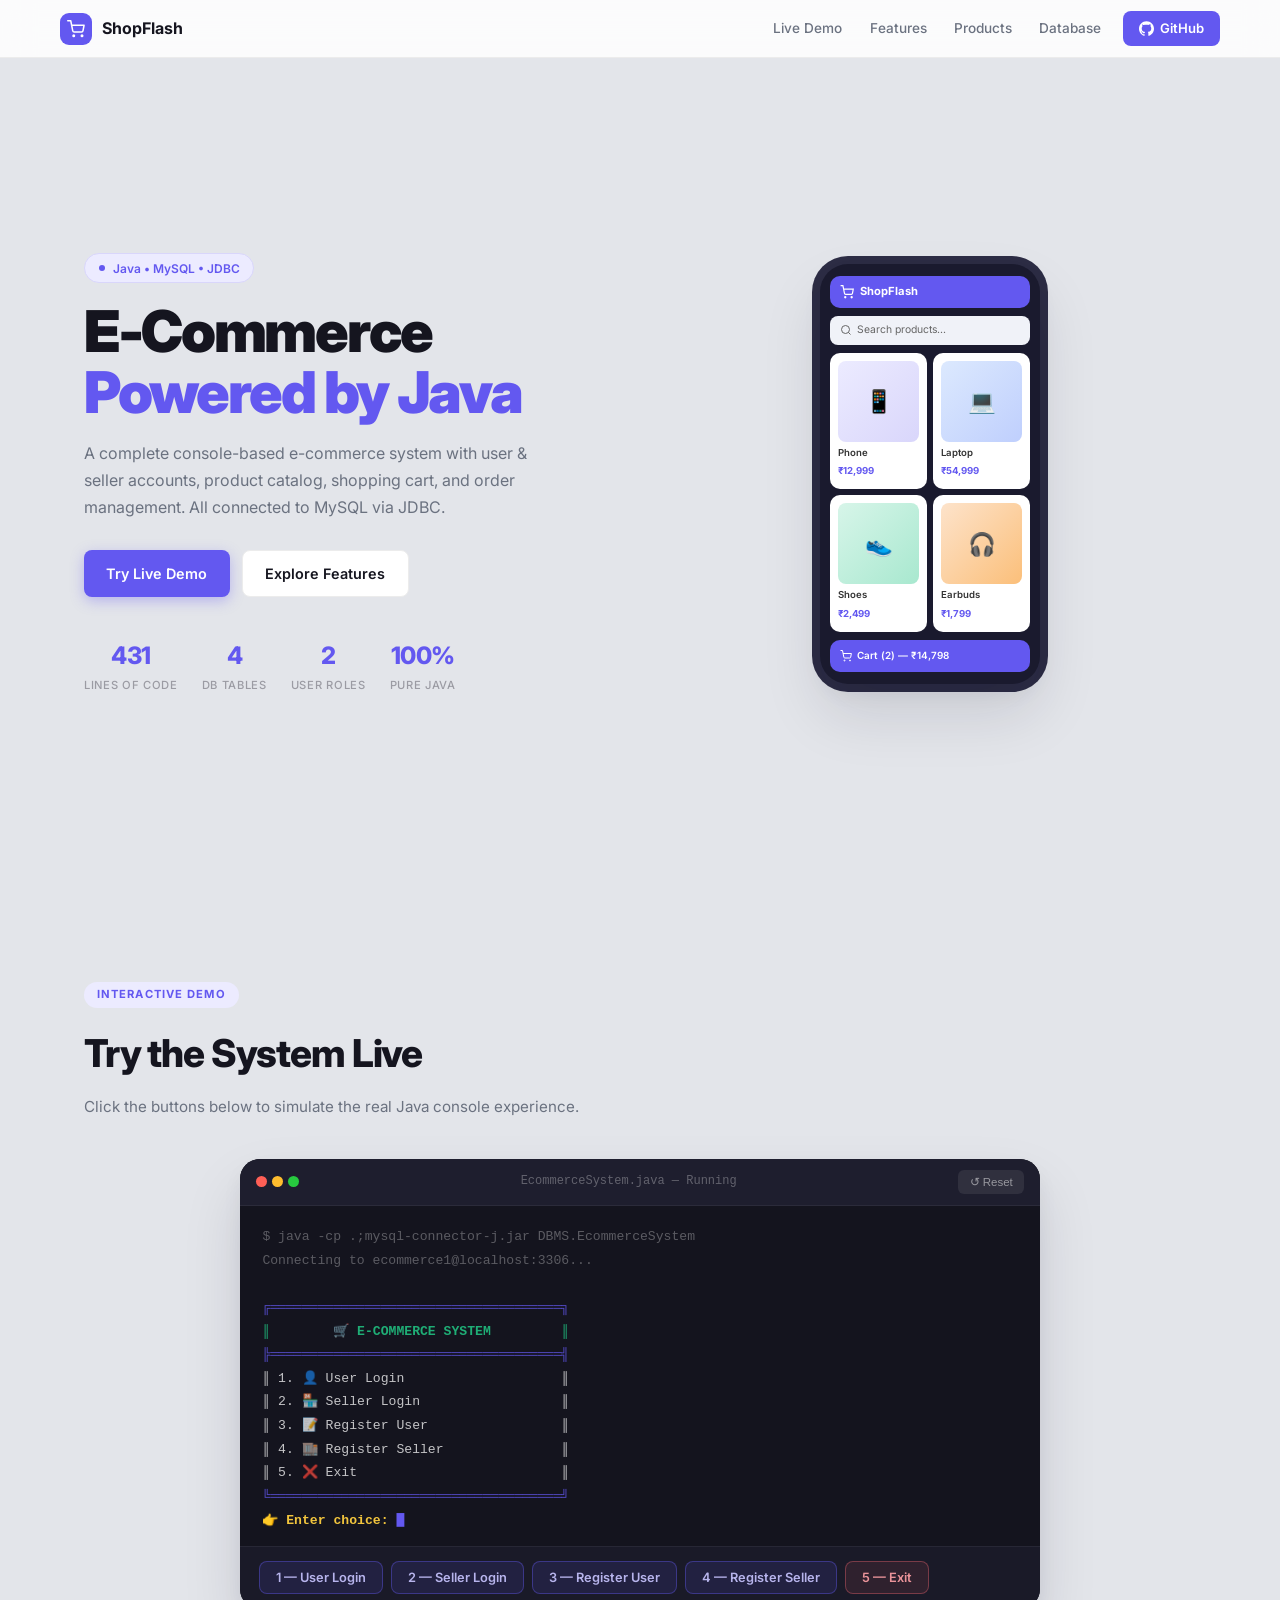
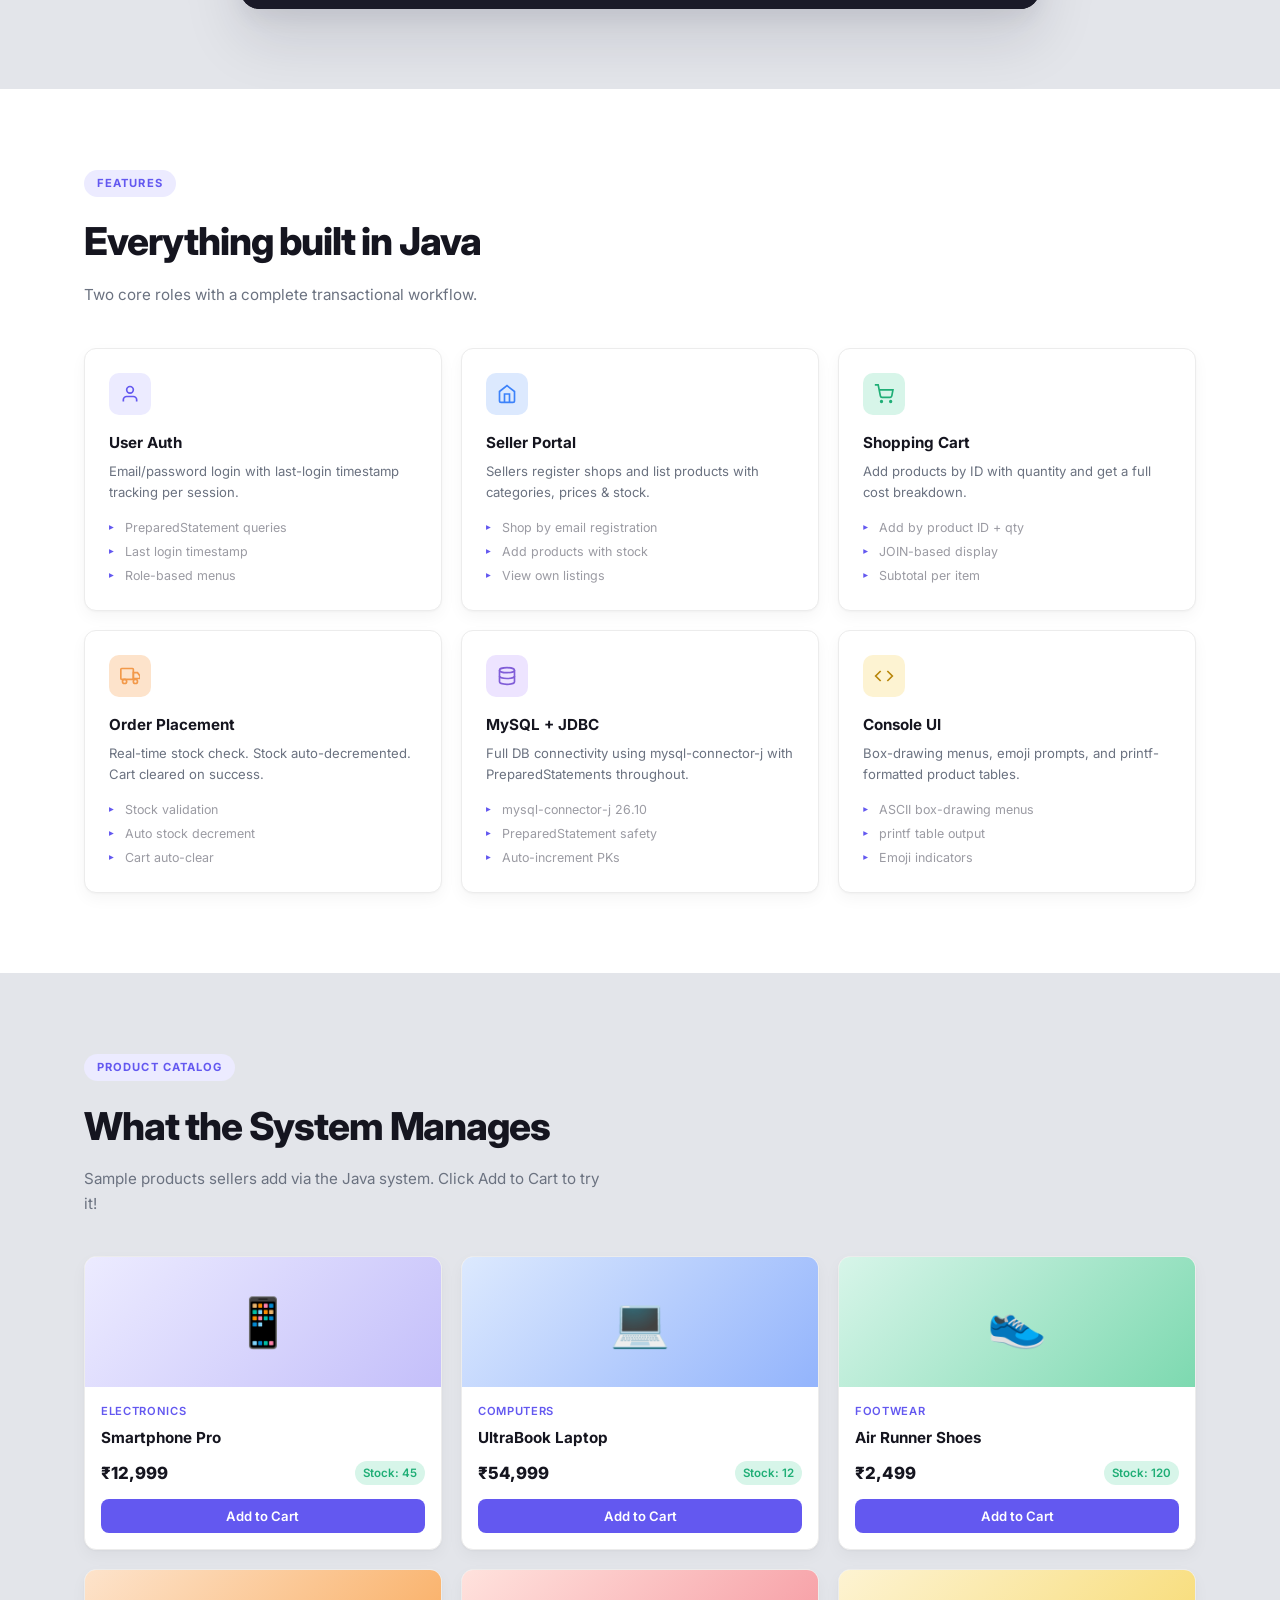
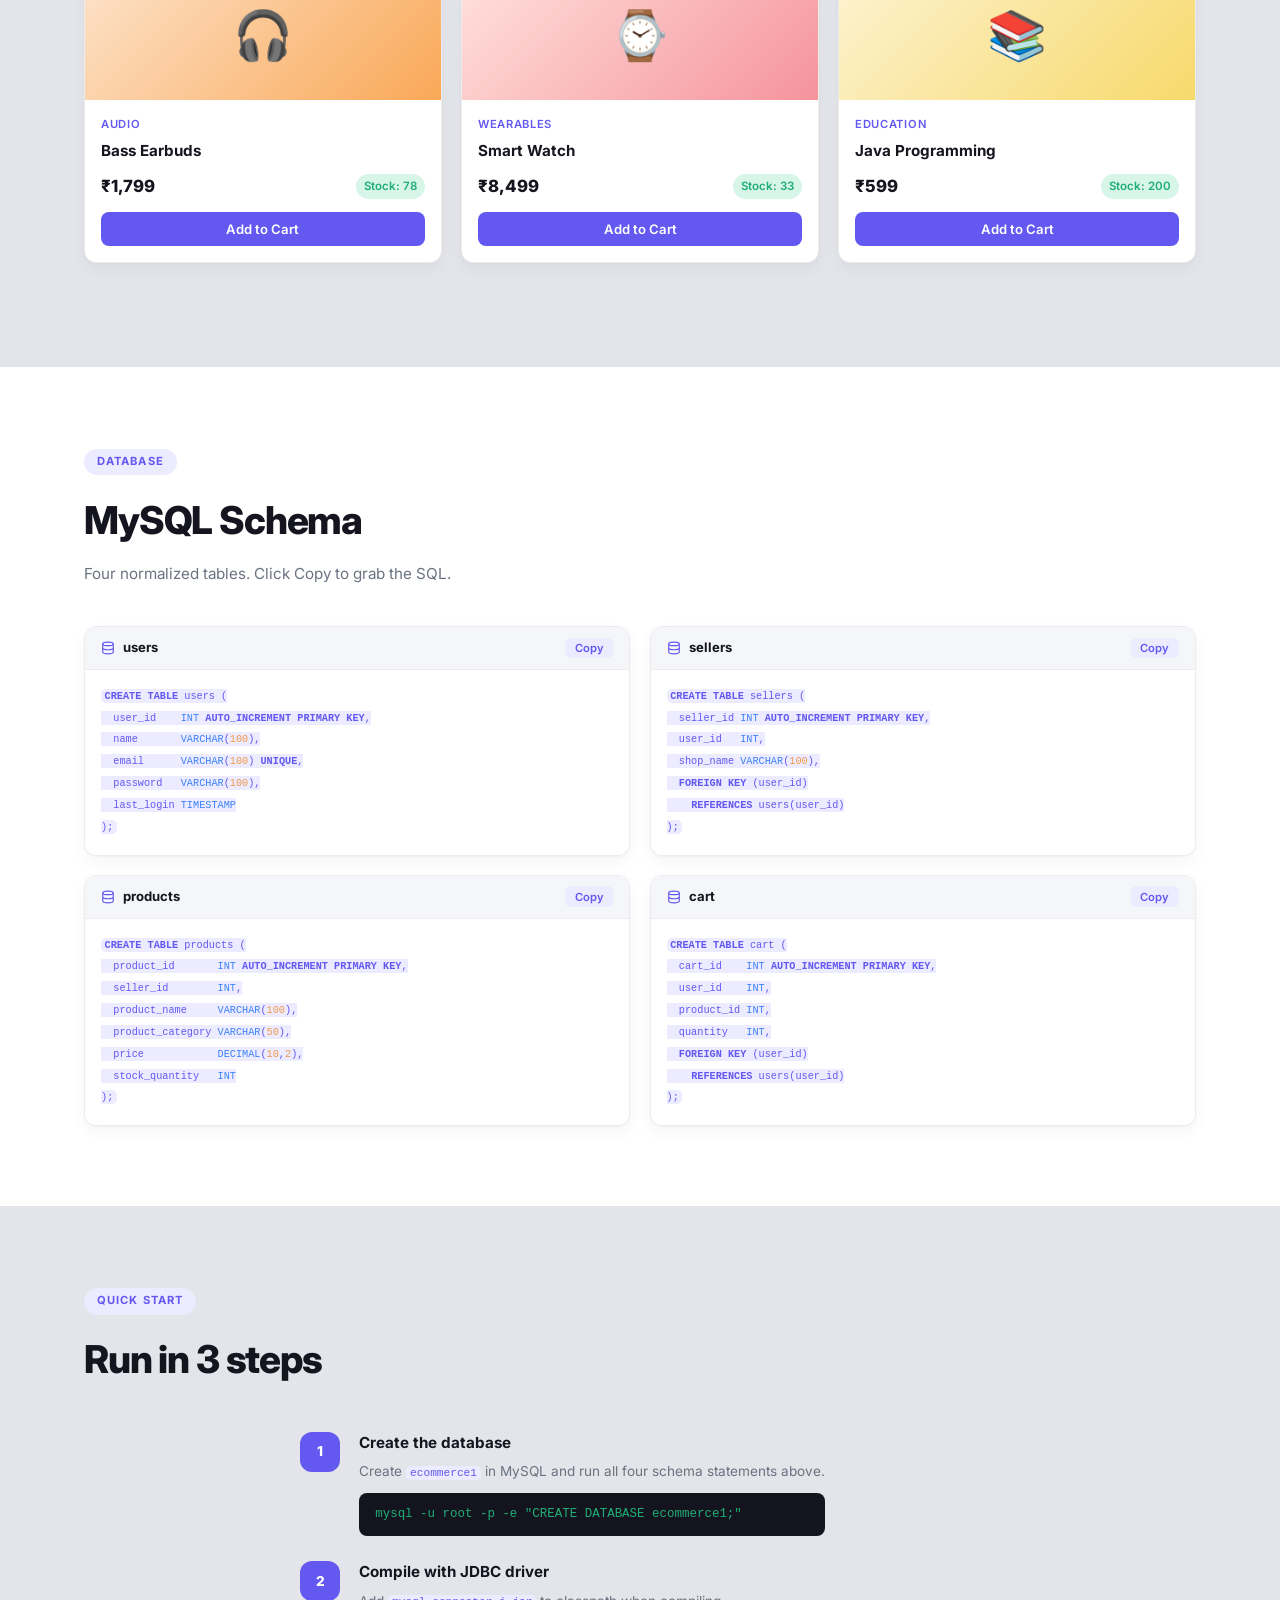
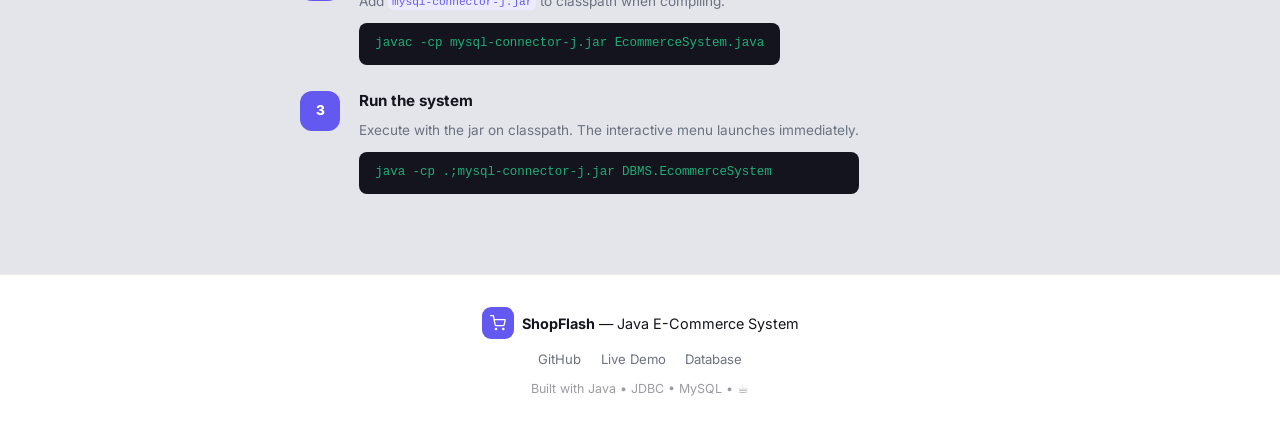
<file: public/index.html>
﻿<!DOCTYPE html>
<html lang="en">
<head>
  <meta charset="UTF-8"/>
  <meta name="viewport" content="width=device-width, initial-scale=1.0"/>
  <title>ShopFlash &mdash; Java E-Commerce System</title>
  <meta name="description" content="A full-featured Java E-Commerce System using JDBC and MySQL."/>
  <meta property="og:title" content="ShopFlash &mdash; Java E-Commerce System"/>
  <meta property="og:url" content="https://shopflash-ecommerce.onrender.com"/>
  <meta name="theme-color" content="#6358f0"/>
  <link rel="preconnect" href="https://fonts.googleapis.com"/>
  <link rel="preconnect" href="https://fonts.gstatic.com" crossorigin/>
  <link href="https://fonts.googleapis.com/css2?family=Inter:wght@400;500;600;700;800;900&display=swap" rel="stylesheet"/>
  <link rel="stylesheet" href="style.css"/>
</head>
<body>
<header class="navbar" id="navbar">
  <div class="nav-inner">
    <a class="nav-brand" href="#"><div class="brand-logo"><svg width="18" height="18" viewBox="0 0 24 24" fill="none" stroke="currentColor" stroke-width="2" stroke-linecap="round" stroke-linejoin="round"><circle cx="9" cy="21" r="1"/><circle cx="20" cy="21" r="1"/><path d="M1 1h4l2.68 13.39a2 2 0 002 1.61h9.72a2 2 0 001.97-1.67l1.38-7.33H6"/></svg></div><span>ShopFlash</span></a>
    <nav class="nav-links">
      <a href="#demo" class="nav-link">Live Demo</a>
      <a href="#features" class="nav-link">Features</a>
      <a href="#products" class="nav-link">Products</a>
      <a href="#schema" class="nav-link">Database</a>
      <a href="https://github.com/lok1-10/shopflash-ecommerce" target="_blank" rel="noopener" class="nav-cta"><svg width="15" height="15" viewBox="0 0 24 24" fill="currentColor"><path d="M12 .297c-6.63 0-12 5.373-12 12 0 5.303 3.438 9.8 8.205 11.385.6.113.82-.258.82-.577 0-.285-.01-1.04-.015-2.04-3.338.724-4.042-1.61-4.042-1.61C4.422 18.07 3.633 17.7 3.633 17.7c-1.087-.744.084-.729.084-.729 1.205.084 1.838 1.236 1.838 1.236 1.07 1.835 2.809 1.305 3.495.998.108-.776.417-1.305.76-1.605-2.665-.3-5.466-1.332-5.466-5.93 0-1.31.465-2.38 1.235-3.22-.135-.303-.54-1.523.105-3.176 0 0 1.005-.322 3.3 1.23.96-.267 1.98-.399 3-.405 1.02.006 2.04.138 3 .405 2.28-1.552 3.285-1.23 3.285-1.23.645 1.653.24 2.873.12 3.176.765.84 1.23 1.91 1.23 3.22 0 4.61-2.805 5.625-5.475 5.92.42.36.81 1.096.81 2.22 0 1.606-.015 2.896-.015 3.286 0 .315.21.69.825.57C20.565 22.092 24 17.592 24 12.297c0-6.627-5.373-12-12-12"/></svg>GitHub</a>
    </nav>
  </div>
</header>

<section class="hero">
  <div class="hero-content">
    <div class="hero-badge"><span class="badge-dot"></span> Java &bull; MySQL &bull; JDBC</div>
    <h1 class="hero-title">E-Commerce<br/><span class="accent">Powered by Java</span></h1>
    <p class="hero-desc">A complete console-based e-commerce system with user &amp; seller accounts, product catalog, shopping cart, and order management. All connected to MySQL via JDBC.</p>
    <div class="hero-btns">
      <a href="#demo" class="btn btn-primary">Try Live Demo</a>
      <a href="#features" class="btn btn-outline">Explore Features</a>
    </div>
    <div class="hero-stats">
      <div class="hstat"><strong>431</strong><span>Lines of Code</span></div>
      <div class="hstat"><strong>4</strong><span>DB Tables</span></div>
      <div class="hstat"><strong>2</strong><span>User Roles</span></div>
      <div class="hstat"><strong>100%</strong><span>Pure Java</span></div>
    </div>
  </div>
  <div class="hero-visual">
    <div class="phone-shell">
      <div class="phone-screen">
        <div class="app-bar"><svg width="14" height="14" viewBox="0 0 24 24" fill="none" stroke="currentColor" stroke-width="2"><circle cx="9" cy="21" r="1"/><circle cx="20" cy="21" r="1"/><path d="M1 1h4l2.68 13.39a2 2 0 002 1.61h9.72a2 2 0 001.97-1.67l1.38-7.33H6"/></svg> ShopFlash</div>
        <div class="app-search"><svg width="12" height="12" viewBox="0 0 24 24" fill="none" stroke="currentColor" stroke-width="2"><circle cx="11" cy="11" r="8"/><line x1="21" y1="21" x2="16.65" y2="16.65"/></svg> Search products...</div>
        <div class="app-products">
          <div class="app-product"><div class="app-prod-img" style="background:linear-gradient(135deg,#ecebff,#d9d6fb)">&#x1F4F1;</div><div class="app-prod-name">Phone</div><div class="app-prod-price">&#x20B9;12,999</div></div>
          <div class="app-product"><div class="app-prod-img" style="background:linear-gradient(135deg,#dce9fe,#bfcffd)">&#x1F4BB;</div><div class="app-prod-name">Laptop</div><div class="app-prod-price">&#x20B9;54,999</div></div>
          <div class="app-product"><div class="app-prod-img" style="background:linear-gradient(135deg,#d7f5e9,#a8e8cf)">&#x1F45F;</div><div class="app-prod-name">Shoes</div><div class="app-prod-price">&#x20B9;2,499</div></div>
          <div class="app-product"><div class="app-prod-img" style="background:linear-gradient(135deg,#fde3cb,#fbbf7a)">&#x1F3A7;</div><div class="app-prod-name">Earbuds</div><div class="app-prod-price">&#x20B9;1,799</div></div>
        </div>
        <div class="app-cart-bar"><svg width="12" height="12" viewBox="0 0 24 24" fill="none" stroke="currentColor" stroke-width="2"><circle cx="9" cy="21" r="1"/><circle cx="20" cy="21" r="1"/><path d="M1 1h4l2.68 13.39a2 2 0 002 1.61h9.72a2 2 0 001.97-1.67l1.38-7.33H6"/></svg> Cart (2) &mdash; &#x20B9;14,798</div>
      </div>
    </div>
  </div>
</section>

<section class="section" id="demo">
  <div class="container">
    <div class="section-tag">Interactive Demo</div>
    <h2 class="section-title">Try the System Live</h2>
    <p class="section-sub">Click the buttons below to simulate the real Java console experience.</p>
    <div class="demo-shell">
      <div class="shell-bar">
        <div class="shell-dots"><span class="dot dot-r"></span><span class="dot dot-y"></span><span class="dot dot-g"></span></div>
        <span class="shell-title">EcommerceSystem.java &mdash; Running</span>
        <button class="shell-reset" id="resetBtn">&#x21BA; Reset</button>
      </div>
      <div class="shell-output" id="shellOutput">
        <div class="shell-line sh-dim">$ java -cp .;mysql-connector-j.jar DBMS.EcommerceSystem</div>
        <div class="shell-line sh-dim">Connecting to ecommerce1@localhost:3306...</div>
        <div class="shell-line">&nbsp;</div>
        <div class="shell-line sh-box">&#x2554;&#x2550;&#x2550;&#x2550;&#x2550;&#x2550;&#x2550;&#x2550;&#x2550;&#x2550;&#x2550;&#x2550;&#x2550;&#x2550;&#x2550;&#x2550;&#x2550;&#x2550;&#x2550;&#x2550;&#x2550;&#x2550;&#x2550;&#x2550;&#x2550;&#x2550;&#x2550;&#x2550;&#x2550;&#x2550;&#x2550;&#x2550;&#x2550;&#x2550;&#x2550;&#x2550;&#x2550;&#x2550;&#x2557;</div>
        <div class="shell-line sh-title">&#x2551;        &#x1F6D2; E-COMMERCE SYSTEM         &#x2551;</div>
        <div class="shell-line sh-box">&#x2560;&#x2550;&#x2550;&#x2550;&#x2550;&#x2550;&#x2550;&#x2550;&#x2550;&#x2550;&#x2550;&#x2550;&#x2550;&#x2550;&#x2550;&#x2550;&#x2550;&#x2550;&#x2550;&#x2550;&#x2550;&#x2550;&#x2550;&#x2550;&#x2550;&#x2550;&#x2550;&#x2550;&#x2550;&#x2550;&#x2550;&#x2550;&#x2550;&#x2550;&#x2550;&#x2550;&#x2550;&#x2550;&#x2563;</div>
        <div class="shell-line sh-opt">&#x2551; 1. &#x1F464; User Login                    &#x2551;</div>
        <div class="shell-line sh-opt">&#x2551; 2. &#x1F3EA; Seller Login                  &#x2551;</div>
        <div class="shell-line sh-opt">&#x2551; 3. &#x1F4DD; Register User                 &#x2551;</div>
        <div class="shell-line sh-opt">&#x2551; 4. &#x1F3EC; Register Seller               &#x2551;</div>
        <div class="shell-line sh-opt">&#x2551; 5. &#x274C; Exit                          &#x2551;</div>
        <div class="shell-line sh-box">&#x255A;&#x2550;&#x2550;&#x2550;&#x2550;&#x2550;&#x2550;&#x2550;&#x2550;&#x2550;&#x2550;&#x2550;&#x2550;&#x2550;&#x2550;&#x2550;&#x2550;&#x2550;&#x2550;&#x2550;&#x2550;&#x2550;&#x2550;&#x2550;&#x2550;&#x2550;&#x2550;&#x2550;&#x2550;&#x2550;&#x2550;&#x2550;&#x2550;&#x2550;&#x2550;&#x2550;&#x2550;&#x2550;&#x255D;</div>
        <div class="shell-line sh-prompt">&#x1F449; Enter choice: <span class="blink">&#x2588;</span></div>
      </div>
      <div class="shell-buttons" id="shellButtons">
        <button class="shell-btn" data-choice="1" id="btn1">1 &mdash; User Login</button>
        <button class="shell-btn" data-choice="2" id="btn2">2 &mdash; Seller Login</button>
        <button class="shell-btn" data-choice="3" id="btn3">3 &mdash; Register User</button>
        <button class="shell-btn" data-choice="4" id="btn4">4 &mdash; Register Seller</button>
        <button class="shell-btn shell-btn-exit" data-choice="5" id="btn5">5 &mdash; Exit</button>
      </div>
    </div>
  </div>
</section>

<section class="section section-light" id="features">
  <div class="container">
    <div class="section-tag">Features</div>
    <h2 class="section-title">Everything built in Java</h2>
    <p class="section-sub">Two core roles with a complete transactional workflow.</p>
    <div class="features-grid">
      <div class="feat-card"><div class="feat-icon" style="background:var(--color-accent-soft);color:var(--color-accent)"><svg width="20" height="20" viewBox="0 0 24 24" fill="none" stroke="currentColor" stroke-width="2"><path d="M20 21v-2a4 4 0 00-4-4H8a4 4 0 00-4 4v2"/><circle cx="12" cy="7" r="4"/></svg></div><h3>User Auth</h3><p>Email/password login with last-login timestamp tracking per session.</p><ul class="feat-list"><li>PreparedStatement queries</li><li>Last login timestamp</li><li>Role-based menus</li></ul></div>
      <div class="feat-card"><div class="feat-icon" style="background:var(--color-blue-soft);color:var(--color-blue)"><svg width="20" height="20" viewBox="0 0 24 24" fill="none" stroke="currentColor" stroke-width="2"><path d="M3 9l9-7 9 7v11a2 2 0 01-2 2H5a2 2 0 01-2-2z"/><polyline points="9 22 9 12 15 12 15 22"/></svg></div><h3>Seller Portal</h3><p>Sellers register shops and list products with categories, prices &amp; stock.</p><ul class="feat-list"><li>Shop by email registration</li><li>Add products with stock</li><li>View own listings</li></ul></div>
      <div class="feat-card"><div class="feat-icon" style="background:var(--color-green-soft);color:var(--color-green)"><svg width="20" height="20" viewBox="0 0 24 24" fill="none" stroke="currentColor" stroke-width="2"><circle cx="9" cy="21" r="1"/><circle cx="20" cy="21" r="1"/><path d="M1 1h4l2.68 13.39a2 2 0 002 1.61h9.72a2 2 0 001.97-1.67l1.38-7.33H6"/></svg></div><h3>Shopping Cart</h3><p>Add products by ID with quantity and get a full cost breakdown.</p><ul class="feat-list"><li>Add by product ID + qty</li><li>JOIN-based display</li><li>Subtotal per item</li></ul></div>
      <div class="feat-card"><div class="feat-icon" style="background:var(--color-orange-soft);color:var(--color-orange)"><svg width="20" height="20" viewBox="0 0 24 24" fill="none" stroke="currentColor" stroke-width="2"><rect x="1" y="3" width="15" height="13" rx="1"/><path d="M16 8h5l3 4v3h-8V8z"/><circle cx="5.5" cy="18.5" r="2.5"/><circle cx="18.5" cy="18.5" r="2.5"/></svg></div><h3>Order Placement</h3><p>Real-time stock check. Stock auto-decremented. Cart cleared on success.</p><ul class="feat-list"><li>Stock validation</li><li>Auto stock decrement</li><li>Cart auto-clear</li></ul></div>
      <div class="feat-card"><div class="feat-icon" style="background:var(--color-purple-soft);color:var(--color-purple)"><svg width="20" height="20" viewBox="0 0 24 24" fill="none" stroke="currentColor" stroke-width="2"><ellipse cx="12" cy="5" rx="9" ry="3"/><path d="M21 12c0 1.66-4 3-9 3s-9-1.34-9-3"/><path d="M3 5v14c0 1.66 4 3 9 3s9-1.34 9-3V5"/></svg></div><h3>MySQL + JDBC</h3><p>Full DB connectivity using mysql-connector-j with PreparedStatements throughout.</p><ul class="feat-list"><li>mysql-connector-j 26.10</li><li>PreparedStatement safety</li><li>Auto-increment PKs</li></ul></div>
      <div class="feat-card"><div class="feat-icon" style="background:var(--color-yellow-soft);color:#b8860b"><svg width="20" height="20" viewBox="0 0 24 24" fill="none" stroke="currentColor" stroke-width="2"><polyline points="16 18 22 12 16 6"/><polyline points="8 6 2 12 8 18"/></svg></div><h3>Console UI</h3><p>Box-drawing menus, emoji prompts, and printf-formatted product tables.</p><ul class="feat-list"><li>ASCII box-drawing menus</li><li>printf table output</li><li>Emoji indicators</li></ul></div>
    </div>
  </div>
</section>

<section class="section" id="products">
  <div class="container">
    <div class="section-tag">Product Catalog</div>
    <h2 class="section-title">What the System Manages</h2>
    <p class="section-sub">Sample products sellers add via the Java system. Click Add to Cart to try it!</p>
    <div class="products-grid">
      <div class="prod-card"><div class="prod-img" style="background:linear-gradient(135deg,#ecebff,#c4bffa)">&#x1F4F1;</div><div class="prod-info"><div class="prod-cat">Electronics</div><div class="prod-name">Smartphone Pro</div><div class="prod-row"><span class="prod-price">&#x20B9;12,999</span><span class="prod-stock">Stock: 45</span></div><button class="prod-btn" onclick="addToCart(this)">Add to Cart</button></div></div>
      <div class="prod-card"><div class="prod-img" style="background:linear-gradient(135deg,#dce9fe,#93b4fc)">&#x1F4BB;</div><div class="prod-info"><div class="prod-cat">Computers</div><div class="prod-name">UltraBook Laptop</div><div class="prod-row"><span class="prod-price">&#x20B9;54,999</span><span class="prod-stock">Stock: 12</span></div><button class="prod-btn" onclick="addToCart(this)">Add to Cart</button></div></div>
      <div class="prod-card"><div class="prod-img" style="background:linear-gradient(135deg,#d7f5e9,#7dd9b0)">&#x1F45F;</div><div class="prod-info"><div class="prod-cat">Footwear</div><div class="prod-name">Air Runner Shoes</div><div class="prod-row"><span class="prod-price">&#x20B9;2,499</span><span class="prod-stock">Stock: 120</span></div><button class="prod-btn" onclick="addToCart(this)">Add to Cart</button></div></div>
      <div class="prod-card"><div class="prod-img" style="background:linear-gradient(135deg,#fde3cb,#f9a857)">&#x1F3A7;</div><div class="prod-info"><div class="prod-cat">Audio</div><div class="prod-name">Bass Earbuds</div><div class="prod-row"><span class="prod-price">&#x20B9;1,799</span><span class="prod-stock">Stock: 78</span></div><button class="prod-btn" onclick="addToCart(this)">Add to Cart</button></div></div>
      <div class="prod-card"><div class="prod-img" style="background:linear-gradient(135deg,#ffe2dd,#f5939c)">&#x231A;</div><div class="prod-info"><div class="prod-cat">Wearables</div><div class="prod-name">Smart Watch</div><div class="prod-row"><span class="prod-price">&#x20B9;8,499</span><span class="prod-stock">Stock: 33</span></div><button class="prod-btn" onclick="addToCart(this)">Add to Cart</button></div></div>
      <div class="prod-card"><div class="prod-img" style="background:linear-gradient(135deg,#fdf3d2,#f7d96b)">&#x1F4DA;</div><div class="prod-info"><div class="prod-cat">Education</div><div class="prod-name">Java Programming</div><div class="prod-row"><span class="prod-price">&#x20B9;599</span><span class="prod-stock">Stock: 200</span></div><button class="prod-btn" onclick="addToCart(this)">Add to Cart</button></div></div>
    </div>
    <div class="cart-toast" id="cartToast"><svg width="14" height="14" viewBox="0 0 24 24" fill="none" stroke="currentColor" stroke-width="2.5"><polyline points="20 6 9 17 4 12"/></svg> Added to cart!</div>
  </div>
</section>

<section class="section section-light" id="schema">
  <div class="container">
    <div class="section-tag">Database</div>
    <h2 class="section-title">MySQL Schema</h2>
    <p class="section-sub">Four normalized tables. Click Copy to grab the SQL.</p>
    <div class="schema-grid">
      <div class="schema-card"><div class="schema-head"><svg width="14" height="14" viewBox="0 0 24 24" fill="none" stroke="currentColor" stroke-width="2"><ellipse cx="12" cy="5" rx="9" ry="3"/><path d="M21 12c0 1.66-4 3-9 3s-9-1.34-9-3"/><path d="M3 5v14c0 1.66 4 3 9 3s9-1.34 9-3V5"/></svg>users<button class="copy-schema" data-id="sql-users">Copy</button></div><pre class="schema-pre" id="sql-users"><code><span class="kw">CREATE TABLE</span> users (
  user_id    <span class="ty">INT</span> <span class="kw">AUTO_INCREMENT PRIMARY KEY</span>,
  name       <span class="ty">VARCHAR</span>(<span class="nm">100</span>),
  email      <span class="ty">VARCHAR</span>(<span class="nm">100</span>) <span class="kw">UNIQUE</span>,
  password   <span class="ty">VARCHAR</span>(<span class="nm">100</span>),
  last_login <span class="ty">TIMESTAMP</span>
);</code></pre></div>
      <div class="schema-card"><div class="schema-head"><svg width="14" height="14" viewBox="0 0 24 24" fill="none" stroke="currentColor" stroke-width="2"><ellipse cx="12" cy="5" rx="9" ry="3"/><path d="M21 12c0 1.66-4 3-9 3s-9-1.34-9-3"/><path d="M3 5v14c0 1.66 4 3 9 3s9-1.34 9-3V5"/></svg>sellers<button class="copy-schema" data-id="sql-sellers">Copy</button></div><pre class="schema-pre" id="sql-sellers"><code><span class="kw">CREATE TABLE</span> sellers (
  seller_id <span class="ty">INT</span> <span class="kw">AUTO_INCREMENT PRIMARY KEY</span>,
  user_id   <span class="ty">INT</span>,
  shop_name <span class="ty">VARCHAR</span>(<span class="nm">100</span>),
  <span class="kw">FOREIGN KEY</span> (user_id)
    <span class="kw">REFERENCES</span> users(user_id)
);</code></pre></div>
      <div class="schema-card"><div class="schema-head"><svg width="14" height="14" viewBox="0 0 24 24" fill="none" stroke="currentColor" stroke-width="2"><ellipse cx="12" cy="5" rx="9" ry="3"/><path d="M21 12c0 1.66-4 3-9 3s-9-1.34-9-3"/><path d="M3 5v14c0 1.66 4 3 9 3s9-1.34 9-3V5"/></svg>products<button class="copy-schema" data-id="sql-products">Copy</button></div><pre class="schema-pre" id="sql-products"><code><span class="kw">CREATE TABLE</span> products (
  product_id       <span class="ty">INT</span> <span class="kw">AUTO_INCREMENT PRIMARY KEY</span>,
  seller_id        <span class="ty">INT</span>,
  product_name     <span class="ty">VARCHAR</span>(<span class="nm">100</span>),
  product_category <span class="ty">VARCHAR</span>(<span class="nm">50</span>),
  price            <span class="ty">DECIMAL</span>(<span class="nm">10</span>,<span class="nm">2</span>),
  stock_quantity   <span class="ty">INT</span>
);</code></pre></div>
      <div class="schema-card"><div class="schema-head"><svg width="14" height="14" viewBox="0 0 24 24" fill="none" stroke="currentColor" stroke-width="2"><ellipse cx="12" cy="5" rx="9" ry="3"/><path d="M21 12c0 1.66-4 3-9 3s-9-1.34-9-3"/><path d="M3 5v14c0 1.66 4 3 9 3s9-1.34 9-3V5"/></svg>cart<button class="copy-schema" data-id="sql-cart">Copy</button></div><pre class="schema-pre" id="sql-cart"><code><span class="kw">CREATE TABLE</span> cart (
  cart_id    <span class="ty">INT</span> <span class="kw">AUTO_INCREMENT PRIMARY KEY</span>,
  user_id    <span class="ty">INT</span>,
  product_id <span class="ty">INT</span>,
  quantity   <span class="ty">INT</span>,
  <span class="kw">FOREIGN KEY</span> (user_id)
    <span class="kw">REFERENCES</span> users(user_id)
);</code></pre></div>
    </div>
  </div>
</section>

<section class="section" id="setup">
  <div class="container">
    <div class="section-tag">Quick Start</div>
    <h2 class="section-title">Run in 3 steps</h2>
    <div class="steps-list">
      <div class="step-item"><div class="step-n">1</div><div class="step-body"><h3>Create the database</h3><p>Create <code>ecommerce1</code> in MySQL and run all four schema statements above.</p><div class="cmd-box">mysql -u root -p -e "CREATE DATABASE ecommerce1;"</div></div></div>
      <div class="step-item"><div class="step-n">2</div><div class="step-body"><h3>Compile with JDBC driver</h3><p>Add <code>mysql-connector-j.jar</code> to classpath when compiling.</p><div class="cmd-box">javac -cp mysql-connector-j.jar EcommerceSystem.java</div></div></div>
      <div class="step-item"><div class="step-n">3</div><div class="step-body"><h3>Run the system</h3><p>Execute with the jar on classpath. The interactive menu launches immediately.</p><div class="cmd-box">java -cp .;mysql-connector-j.jar DBMS.EcommerceSystem</div></div></div>
    </div>
  </div>
</section>

<footer class="footer">
  <div class="container footer-inner">
    <div class="footer-brand"><div class="brand-logo"><svg width="16" height="16" viewBox="0 0 24 24" fill="none" stroke="currentColor" stroke-width="2" stroke-linecap="round" stroke-linejoin="round"><circle cx="9" cy="21" r="1"/><circle cx="20" cy="21" r="1"/><path d="M1 1h4l2.68 13.39a2 2 0 002 1.61h9.72a2 2 0 001.97-1.67l1.38-7.33H6"/></svg></div><span><strong>ShopFlash</strong> &mdash; Java E-Commerce System</span></div>
    <div class="footer-links"><a href="https://github.com/lok1-10/shopflash-ecommerce" target="_blank" rel="noopener">GitHub</a><a href="#demo">Live Demo</a><a href="#schema">Database</a></div>
    <p class="footer-copy">Built with Java &bull; JDBC &bull; MySQL &bull; &#x2615;</p>
  </div>
</footer>
<script src="script.js"></script>
</body>
</html>
</file>
<file: style.css>
/* =============================================
   SHOPFLASH — STYLES
   Dark premium theme inspired by afterme.onrender.com
   ============================================= */

*, *::before, *::after { box-sizing: border-box; margin: 0; padding: 0; }

:root {
  --bg: #080b14;
  --bg2: #0d1120;
  --surface: rgba(255,255,255,0.04);
  --surface-hover: rgba(255,255,255,0.07);
  --border: rgba(255,255,255,0.08);
  --border-hover: rgba(255,255,255,0.16);
  --text: #f0f4ff;
  --text-muted: rgba(240,244,255,0.5);
  --text-dim: rgba(240,244,255,0.3);
  --purple: hsl(265,80%,65%);
  --purple-glow: hsl(265,80%,65%,0.25);
  --blue: hsl(218,90%,65%);
  --blue-glow: hsl(218,90%,65%,0.25);
  --teal: hsl(175,70%,55%);
  --orange: hsl(30,90%,60%);
  --pink: hsl(330,80%,65%);
  --green: hsl(145,65%,55%);
  --accent-grad: linear-gradient(135deg, hsl(265,80%,65%), hsl(218,90%,65%));
  --radius: 16px;
  --radius-sm: 10px;
}

html { scroll-behavior: smooth; }

body {
  font-family: 'Inter', system-ui, sans-serif;
  background: var(--bg);
  color: var(--text);
  line-height: 1.6;
  overflow-x: hidden;
}

/* ====== BACKGROUND ORBS ====== */
.bg-orb {
  position: fixed;
  border-radius: 50%;
  filter: blur(80px);
  opacity: 0.35;
  pointer-events: none;
  z-index: 0;
  animation: orb-float 12s ease-in-out infinite;
}
.orb-1 {
  width: 600px; height: 600px;
  background: radial-gradient(circle, hsl(265,80%,40%), transparent 70%);
  top: -200px; left: -150px;
  animation-delay: 0s;
}
.orb-2 {
  width: 500px; height: 500px;
  background: radial-gradient(circle, hsl(218,90%,35%), transparent 70%);
  top: 40%; right: -200px;
  animation-delay: -4s;
}
.orb-3 {
  width: 400px; height: 400px;
  background: radial-gradient(circle, hsl(175,70%,25%), transparent 70%);
  bottom: 0; left: 30%;
  animation-delay: -8s;
}
@keyframes orb-float {
  0%, 100% { transform: translateY(0) scale(1); }
  50% { transform: translateY(-30px) scale(1.05); }
}

/* ====== LAYOUT ====== */
.container {
  max-width: 1140px;
  margin: 0 auto;
  padding: 0 1.5rem;
  position: relative;
  z-index: 1;
}

/* ====== NAVBAR ====== */
.navbar {
  position: fixed;
  top: 0; left: 0; right: 0;
  z-index: 100;
  padding: 1rem 1.5rem;
  background: rgba(8,11,20,0.7);
  backdrop-filter: blur(20px);
  border-bottom: 1px solid var(--border);
  transition: background 0.3s;
}
.navbar.scrolled {
  background: rgba(8,11,20,0.92);
}
.nav-inner {
  max-width: 1140px;
  margin: 0 auto;
  display: flex;
  align-items: center;
  justify-content: space-between;
}
.nav-brand {
  display: flex;
  align-items: center;
  gap: 0.6rem;
  text-decoration: none;
  color: var(--text);
}
.brand-icon {
  width: 36px; height: 36px;
  border-radius: 10px;
  background: var(--accent-grad);
  display: flex;
  align-items: center;
  justify-content: center;
  color: white;
  flex-shrink: 0;
}
.brand-name {
  font-weight: 700;
  font-size: 1.1rem;
  letter-spacing: -0.02em;
}
.nav-links {
  display: flex;
  align-items: center;
  gap: 0.25rem;
}
.nav-link {
  color: var(--text-muted);
  text-decoration: none;
  font-size: 0.875rem;
  font-weight: 500;
  padding: 0.4rem 0.75rem;
  border-radius: 8px;
  transition: color 0.2s, background 0.2s;
}
.nav-link:hover {
  color: var(--text);
  background: var(--surface-hover);
}
.nav-btn {
  display: flex;
  align-items: center;
  gap: 0.4rem;
  color: var(--text);
  text-decoration: none;
  font-size: 0.8rem;
  font-weight: 600;
  padding: 0.45rem 1rem;
  border-radius: 8px;
  border: 1px solid var(--border-hover);
  background: var(--surface);
  margin-left: 0.5rem;
  transition: background 0.2s, border-color 0.2s, transform 0.15s;
}
.nav-btn:hover {
  background: var(--surface-hover);
  border-color: var(--purple);
  transform: translateY(-1px);
}

/* ====== HERO ====== */
.hero {
  min-height: 100vh;
  display: grid;
  grid-template-columns: 1fr 1fr;
  align-items: center;
  gap: 4rem;
  padding: 7rem 1.5rem 4rem;
  max-width: 1140px;
  margin: 0 auto;
  position: relative;
  z-index: 1;
}
.hero-badge {
  display: inline-flex;
  align-items: center;
  gap: 0.5rem;
  font-size: 0.78rem;
  font-weight: 600;
  color: var(--purple);
  background: rgba(130,80,255,0.1);
  border: 1px solid rgba(130,80,255,0.25);
  padding: 0.35rem 0.85rem;
  border-radius: 100px;
  margin-bottom: 1.25rem;
  letter-spacing: 0.01em;
}
.badge-dot {
  width: 6px; height: 6px;
  border-radius: 50%;
  background: var(--purple);
  animation: pulse 2s infinite;
}
@keyframes pulse {
  0%, 100% { opacity: 1; transform: scale(1); }
  50% { opacity: 0.5; transform: scale(0.8); }
}
.hero-title {
  font-size: clamp(2.5rem, 5vw, 4rem);
  font-weight: 900;
  line-height: 1.05;
  letter-spacing: -0.04em;
  margin-bottom: 1.25rem;
}
.gradient-text {
  background: var(--accent-grad);
  -webkit-background-clip: text;
  -webkit-text-fill-color: transparent;
  background-clip: text;
}
.hero-subtitle {
  font-size: 1.05rem;
  color: var(--text-muted);
  line-height: 1.7;
  margin-bottom: 2rem;
  max-width: 480px;
}
.hero-actions {
  display: flex;
  gap: 1rem;
  margin-bottom: 2.5rem;
  flex-wrap: wrap;
}
.btn {
  display: inline-flex;
  align-items: center;
  gap: 0.5rem;
  padding: 0.75rem 1.5rem;
  border-radius: 10px;
  font-size: 0.9rem;
  font-weight: 600;
  text-decoration: none;
  cursor: pointer;
  border: none;
  transition: transform 0.15s, box-shadow 0.2s, opacity 0.2s;
}
.btn:hover { transform: translateY(-2px); }
.btn-primary {
  background: var(--accent-grad);
  color: white;
  box-shadow: 0 4px 24px rgba(130,80,255,0.4);
}
.btn-primary:hover {
  box-shadow: 0 8px 32px rgba(130,80,255,0.55);
}
.btn-ghost {
  background: var(--surface);
  color: var(--text);
  border: 1px solid var(--border-hover);
}
.btn-ghost:hover {
  background: var(--surface-hover);
  border-color: rgba(130,80,255,0.4);
}
.hero-stats {
  display: flex;
  align-items: center;
  gap: 1.5rem;
  flex-wrap: wrap;
}
.stat { text-align: center; }
.stat-num {
  display: block;
  font-size: 1.5rem;
  font-weight: 800;
  letter-spacing: -0.03em;
  background: var(--accent-grad);
  -webkit-background-clip: text;
  -webkit-text-fill-color: transparent;
  background-clip: text;
}
.stat-label {
  display: block;
  font-size: 0.72rem;
  color: var(--text-dim);
  font-weight: 500;
  text-transform: uppercase;
  letter-spacing: 0.05em;
}
.stat-divider {
  width: 1px;
  height: 30px;
  background: var(--border);
}

/* ====== TERMINAL ====== */
.hero-terminal {
  position: relative;
}
.terminal {
  background: #0a0d18;
  border: 1px solid rgba(130,80,255,0.25);
  border-radius: 16px;
  overflow: hidden;
  box-shadow: 0 24px 80px rgba(0,0,0,0.6), 0 0 60px rgba(130,80,255,0.1);
  animation: float-card 6s ease-in-out infinite;
}
@keyframes float-card {
  0%, 100% { transform: translateY(0); }
  50% { transform: translateY(-12px); }
}
.terminal-header {
  display: flex;
  align-items: center;
  gap: 6px;
  padding: 0.9rem 1.1rem;
  border-bottom: 1px solid var(--border);
  background: rgba(255,255,255,0.02);
}
.t-dot {
  width: 12px; height: 12px;
  border-radius: 50%;
}
.t-red    { background: #ff5f56; }
.t-yellow { background: #ffbd2e; }
.t-green  { background: #27c93f; }
.t-title {
  margin-left: 0.5rem;
  font-size: 0.78rem;
  color: var(--text-dim);
  font-family: 'JetBrains Mono', 'Fira Code', monospace;
}
.terminal-body {
  padding: 1.25rem 1.5rem;
  font-family: 'JetBrains Mono', 'Fira Code', 'Courier New', monospace;
  font-size: 0.85rem;
  line-height: 1.75;
}
.t-line { display: flex; align-items: center; }
.t-comment { color: #5c6370; }
.t-keyword { color: hsl(265,70%,72%); }
.t-string  { color: hsl(145,60%,60%); }
.t-num     { color: rgba(200,210,255,0.85); }
.t-cursor  { color: var(--text); }
.cursor-blink {
  display: inline-block;
  color: var(--purple);
  animation: blink 1.1s step-end infinite;
}
@keyframes blink { 50% { opacity: 0; } }

/* ====== SECTIONS ====== */
.section {
  padding: 6rem 0;
  position: relative;
  z-index: 1;
}
.section-alt {
  background: rgba(255,255,255,0.02);
  border-top: 1px solid var(--border);
  border-bottom: 1px solid var(--border);
}
.section-header {
  text-align: center;
  margin-bottom: 3.5rem;
}
.section-tag {
  display: inline-block;
  font-size: 0.72rem;
  font-weight: 700;
  letter-spacing: 0.12em;
  text-transform: uppercase;
  color: var(--purple);
  background: rgba(130,80,255,0.1);
  border: 1px solid rgba(130,80,255,0.2);
  padding: 0.3rem 0.8rem;
  border-radius: 100px;
  margin-bottom: 1rem;
}
.section-title {
  font-size: clamp(1.75rem, 3.5vw, 2.75rem);
  font-weight: 800;
  letter-spacing: -0.03em;
  margin-bottom: 0.75rem;
}
.section-subtitle {
  font-size: 1rem;
  color: var(--text-muted);
  max-width: 520px;
  margin: 0 auto;
}

/* ====== FEATURES GRID ====== */
.features-grid {
  display: grid;
  grid-template-columns: repeat(3, 1fr);
  gap: 1.25rem;
}
.feature-card {
  background: var(--surface);
  border: 1px solid var(--border);
  border-radius: var(--radius);
  padding: 1.75rem;
  transition: transform 0.2s, border-color 0.2s, box-shadow 0.2s;
  position: relative;
  overflow: hidden;
}
.feature-card::before {
  content: '';
  position: absolute;
  inset: 0;
  opacity: 0;
  transition: opacity 0.3s;
  border-radius: var(--radius);
}
.feature-card:hover {
  transform: translateY(-4px);
}
.feature-card:hover::before { opacity: 1; }

.card-glow-purple:hover { border-color: rgba(130,80,255,0.4); box-shadow: 0 8px 32px rgba(130,80,255,0.15); }
.card-glow-blue:hover   { border-color: rgba(60,130,255,0.4); box-shadow: 0 8px 32px rgba(60,130,255,0.15); }
.card-glow-teal:hover   { border-color: rgba(40,190,160,0.4); box-shadow: 0 8px 32px rgba(40,190,160,0.15); }
.card-glow-orange:hover { border-color: rgba(255,140,50,0.4); box-shadow: 0 8px 32px rgba(255,140,50,0.15); }
.card-glow-pink:hover   { border-color: rgba(230,80,180,0.4); box-shadow: 0 8px 32px rgba(230,80,180,0.15); }
.card-glow-green:hover  { border-color: rgba(50,200,100,0.4); box-shadow: 0 8px 32px rgba(50,200,100,0.15); }

.feature-icon {
  width: 44px; height: 44px;
  border-radius: 12px;
  display: flex;
  align-items: center;
  justify-content: center;
  margin-bottom: 1.1rem;
}
.icon-purple { background: rgba(130,80,255,0.15); color: var(--purple); }
.icon-blue   { background: rgba(60,130,255,0.15); color: var(--blue); }
.icon-teal   { background: rgba(40,190,160,0.15); color: var(--teal); }
.icon-orange { background: rgba(255,140,50,0.15); color: var(--orange); }
.icon-pink   { background: rgba(230,80,180,0.15); color: var(--pink); }
.icon-green  { background: rgba(50,200,100,0.15); color: var(--green); }

.feature-card h3 {
  font-size: 1rem;
  font-weight: 700;
  margin-bottom: 0.5rem;
  letter-spacing: -0.01em;
}
.feature-card p {
  font-size: 0.85rem;
  color: var(--text-muted);
  line-height: 1.6;
  margin-bottom: 1rem;
}
.feature-list {
  list-style: none;
  display: flex;
  flex-direction: column;
  gap: 0.3rem;
}
.feature-list li {
  font-size: 0.8rem;
  color: var(--text-dim);
  padding-left: 1rem;
  position: relative;
}
.feature-list li::before {
  content: '▸';
  position: absolute;
  left: 0;
  color: var(--purple);
  font-size: 0.65rem;
  top: 0.1em;
}

/* ====== ARCHITECTURE ====== */
.arch-diagram {
  display: flex;
  flex-direction: column;
  align-items: center;
  gap: 0.5rem;
}
.arch-layer {
  display: flex;
  gap: 1rem;
  justify-content: center;
  flex-wrap: wrap;
}
.arch-layer-wide { max-width: 720px; width: 100%; }
.arch-arrow {
  font-size: 1.5rem;
  color: var(--text-dim);
}
.arch-node {
  border-radius: var(--radius-sm);
  padding: 1.1rem 1.25rem;
  text-align: center;
  min-width: 140px;
  flex: 1;
  max-width: 200px;
  border: 1px solid var(--border);
  transition: transform 0.2s, border-color 0.2s;
}
.arch-node:hover { transform: translateY(-3px); }
.node-icon {
  font-size: 1.5rem;
  margin-bottom: 0.4rem;
}
.node-label {
  font-size: 0.85rem;
  font-weight: 700;
  margin-bottom: 0.3rem;
}
.node-desc {
  font-size: 0.72rem;
  color: var(--text-dim);
  font-family: 'JetBrains Mono', monospace;
  line-height: 1.5;
}
.node-ui   { background: rgba(130,80,255,0.08); border-color: rgba(130,80,255,0.25); }
.node-logic{ background: rgba(60,130,255,0.08); border-color: rgba(60,130,255,0.25); }
.node-jdbc { background: rgba(255,200,50,0.08); border-color: rgba(255,200,50,0.25); }
.node-db   { background: rgba(40,190,160,0.08); border-color: rgba(40,190,160,0.25); }

/* ====== CODE TABS ====== */
.code-tabs {
  display: flex;
  gap: 0.25rem;
  margin-bottom: 0;
  background: var(--surface);
  border: 1px solid var(--border);
  border-bottom: none;
  padding: 0.5rem 0.5rem 0;
  border-radius: var(--radius) var(--radius) 0 0;
  overflow-x: auto;
}
.tab-btn {
  padding: 0.5rem 1.1rem;
  border-radius: 8px 8px 0 0;
  border: none;
  background: transparent;
  color: var(--text-muted);
  font-size: 0.85rem;
  font-weight: 600;
  cursor: pointer;
  transition: color 0.2s, background 0.2s;
  white-space: nowrap;
}
.tab-btn:hover { color: var(--text); }
.tab-btn.active {
  background: var(--bg2);
  color: var(--text);
  border: 1px solid var(--border);
  border-bottom: 1px solid var(--bg2);
}
.code-panels { position: relative; }
.code-panel {
  display: none;
}
.code-panel.active { display: block; }
.code-block {
  background: var(--bg2);
  border: 1px solid var(--border);
  border-radius: 0 var(--radius) var(--radius) var(--radius);
  overflow: hidden;
}
.code-header {
  display: flex;
  align-items: center;
  justify-content: space-between;
  padding: 0.6rem 1rem;
  border-bottom: 1px solid var(--border);
  background: rgba(255,255,255,0.02);
}
.code-lang {
  font-size: 0.72rem;
  font-weight: 700;
  letter-spacing: 0.08em;
  text-transform: uppercase;
  color: var(--text-dim);
}
.copy-btn {
  font-size: 0.75rem;
  font-weight: 600;
  color: var(--text-muted);
  background: var(--surface);
  border: 1px solid var(--border);
  padding: 0.25rem 0.7rem;
  border-radius: 6px;
  cursor: pointer;
  transition: color 0.2s, border-color 0.2s, background 0.2s;
}
.copy-btn:hover {
  color: var(--purple);
  border-color: var(--purple);
  background: rgba(130,80,255,0.08);
}
.copy-btn.copied {
  color: var(--green);
  border-color: var(--green);
}
pre {
  padding: 1.5rem;
  overflow-x: auto;
  font-family: 'JetBrains Mono', 'Fira Code', 'Courier New', monospace;
  font-size: 0.82rem;
  line-height: 1.75;
  tab-size: 4;
}
code { font-family: inherit; }

/* Syntax highlighting */
.c-keyword { color: hsl(270,70%,75%); font-weight: 600; }
.c-fn      { color: hsl(210,80%,72%); }
.c-type    { color: hsl(190,75%,65%); }
.c-str     { color: hsl(145,55%,62%); }
.c-num     { color: hsl(35,90%,68%); }
.c-bool    { color: hsl(0,70%,70%); }
.c-comment { color: #5c6370; font-style: italic; }

/* ====== SCHEMA ====== */
.schema-grid {
  display: grid;
  grid-template-columns: repeat(2, 1fr);
  gap: 1.25rem;
}
.schema-card {
  background: var(--surface);
  border: 1px solid var(--border);
  border-radius: var(--radius);
  overflow: hidden;
  transition: transform 0.2s, border-color 0.2s;
}
.schema-card:hover {
  transform: translateY(-3px);
  border-color: rgba(40,190,160,0.35);
}
.schema-header {
  display: flex;
  align-items: center;
  gap: 0.6rem;
  padding: 0.75rem 1.1rem;
  border-bottom: 1px solid var(--border);
  background: rgba(40,190,160,0.06);
  color: var(--teal);
  font-weight: 700;
  font-size: 0.9rem;
}
.schema-sql {
  padding: 1.1rem 1.25rem;
  font-family: 'JetBrains Mono', 'Fira Code', monospace;
  font-size: 0.8rem;
  line-height: 1.7;
  background: transparent;
  overflow-x: auto;
}

/* ====== STEPS ====== */
.steps {
  display: flex;
  flex-direction: column;
  gap: 0;
  max-width: 700px;
  margin: 0 auto;
}
.step {
  display: flex;
  gap: 1.5rem;
  align-items: flex-start;
}
.step-num {
  flex-shrink: 0;
  width: 48px; height: 48px;
  border-radius: 12px;
  background: var(--accent-grad);
  display: flex;
  align-items: center;
  justify-content: center;
  font-weight: 800;
  font-size: 0.8rem;
  letter-spacing: 0.02em;
  color: white;
  margin-top: 0.15rem;
}
.step-content h3 {
  font-size: 1.05rem;
  font-weight: 700;
  margin-bottom: 0.4rem;
  letter-spacing: -0.01em;
}
.step-content p {
  color: var(--text-muted);
  font-size: 0.88rem;
  line-height: 1.6;
  margin-bottom: 0.75rem;
}
.inline-code {
  font-family: 'JetBrains Mono', 'Fira Code', monospace;
  font-size: 0.78rem;
  background: var(--bg2);
  border: 1px solid var(--border);
  padding: 0.6rem 1rem;
  border-radius: 8px;
  color: hsl(145,55%,62%);
  word-break: break-all;
}
.step-connector {
  width: 2px;
  height: 2.5rem;
  background: linear-gradient(to bottom, rgba(130,80,255,0.4), rgba(60,130,255,0.2));
  margin-left: 23px;
  margin-top: 0;
  margin-bottom: 0;
}
.link {
  color: var(--purple);
  text-decoration: none;
}
.link:hover { text-decoration: underline; }
code {
  background: rgba(130,80,255,0.12);
  color: var(--purple);
  padding: 0.1em 0.4em;
  border-radius: 4px;
  font-family: 'JetBrains Mono', monospace;
  font-size: 0.85em;
}
pre code {
  background: none;
  color: inherit;
  padding: 0;
  font-size: inherit;
  border-radius: 0;
}

/* ====== FOOTER ====== */
.footer {
  border-top: 1px solid var(--border);
  padding: 2.5rem 0;
  position: relative;
  z-index: 1;
}
.footer-inner {
  display: flex;
  flex-direction: column;
  align-items: center;
  gap: 0.75rem;
}
.footer-brand {
  display: flex;
  align-items: center;
  gap: 0.5rem;
  font-weight: 700;
  font-size: 1rem;
}
.footer-brand .brand-icon {
  width: 32px; height: 32px;
  border-radius: 8px;
}
.footer-copy {
  font-size: 0.85rem;
  color: var(--text-muted);
}

/* ====== HAMBURGER (mobile) ====== */
.hamburger {
  display: none;
  flex-direction: column;
  gap: 5px;
  background: none;
  border: none;
  cursor: pointer;
  padding: 4px;
}
.hamburger span {
  display: block;
  width: 22px; height: 2px;
  background: var(--text);
  border-radius: 2px;
  transition: transform 0.2s;
}

/* ====== RESPONSIVE ====== */
@media (max-width: 900px) {
  .hero {
    grid-template-columns: 1fr;
    text-align: center;
    padding-top: 6rem;
  }
  .hero-subtitle { margin: 0 auto 2rem; }
  .hero-actions  { justify-content: center; }
  .hero-stats    { justify-content: center; }
  .hero-terminal { order: -1; }
  .features-grid { grid-template-columns: repeat(2, 1fr); }
  .schema-grid   { grid-template-columns: 1fr; }
  .nav-links     { display: none; }
}
@media (max-width: 600px) {
  .features-grid { grid-template-columns: 1fr; }
  .arch-layer-wide .arch-node { max-width: 140px; min-width: 100px; }
  .steps { padding: 0 0.5rem; }
  .hero-title { font-size: 2.2rem; }
}
</file>
<file: public/style.css>
*,*::before,*::after{box-sizing:border-box;margin:0;padding:0}
:root{
  --color-page-bg:#e3e5ea;
  --color-card-bg:#ffffff;
  --color-card-bg-sunken:#f5f6f9;
  --color-text:#15151f;
  --color-text-muted:#6b7280;
  --color-text-faint:#9b9ba3;
  --color-border:#ececec;
  --color-accent:#6358f0;
  --color-accent-hover:#5247d6;
  --color-accent-soft:#ecebff;
  --color-accent-soft-2:#d9d6fb;
  --color-green:#1fae76;
  --color-green-soft:#d7f5e9;
  --color-yellow:#f2c53d;
  --color-yellow-soft:#fdf3d2;
  --color-orange:#f2994a;
  --color-orange-soft:#fde3cb;
  --color-red:#e8616d;
  --color-red-soft:#ffe2dd;
  --color-blue:#3c82fa;
  --color-blue-soft:#dce9fe;
  --color-purple:#805dd8;
  --color-purple-soft:#ede4ff;
  --radius-sm:8px;
  --radius-md:12px;
  --radius-lg:20px;
  --radius-xl:28px;
  --shadow-shell:0 30px 60px rgba(20,20,40,0.12),0 10px 20px rgba(20,20,40,0.05);
  --shadow-card:0 1px 2px rgba(16,16,30,0.03),0 6px 16px rgba(16,16,30,0.04);
  --shadow-card-hover:0 4px 10px rgba(16,16,30,0.05),0 14px 30px rgba(16,16,30,0.08);
  --ease:cubic-bezier(0.2,0.6,0.3,1);
}
html{scroll-behavior:smooth}
body{font-family:'Inter',system-ui,sans-serif;background:var(--color-page-bg);color:var(--color-text);line-height:1.6;overflow-x:hidden}

/* NAVBAR */
.navbar{position:fixed;top:0;left:0;right:0;z-index:100;background:rgba(255,255,255,0.85);backdrop-filter:blur(16px);border-bottom:1px solid var(--color-border);padding:0 1.5rem;height:58px}
.nav-inner{max-width:1160px;margin:0 auto;height:100%;display:flex;align-items:center;justify-content:space-between}
.nav-brand{display:flex;align-items:center;gap:.6rem;text-decoration:none;color:var(--color-text);font-weight:700;font-size:1rem}
.brand-logo{width:32px;height:32px;border-radius:9px;background:var(--color-accent);display:flex;align-items:center;justify-content:center;color:#fff;flex-shrink:0}
.nav-links{display:flex;align-items:center;gap:.2rem}
.nav-link{color:var(--color-text-muted);text-decoration:none;font-size:.85rem;font-weight:500;padding:.4rem .75rem;border-radius:var(--radius-sm);transition:color .15s,background .15s}
.nav-link:hover{color:var(--color-text);background:var(--color-card-bg-sunken)}
.nav-cta{display:flex;align-items:center;gap:.4rem;background:var(--color-accent);color:#fff;text-decoration:none;font-size:.82rem;font-weight:600;padding:.45rem 1rem;border-radius:var(--radius-sm);margin-left:.4rem;transition:background .15s,transform .15s}
.nav-cta:hover{background:var(--color-accent-hover);transform:translateY(-1px)}

/* HERO */
.hero{min-height:100vh;display:grid;grid-template-columns:1fr 1fr;align-items:center;gap:3rem;max-width:1160px;margin:0 auto;padding:7rem 1.5rem 4rem}
.hero-badge{display:inline-flex;align-items:center;gap:.5rem;font-size:.75rem;font-weight:600;color:var(--color-accent);background:var(--color-accent-soft);border:1px solid var(--color-accent-soft-2);padding:.3rem .85rem;border-radius:100px;margin-bottom:1.1rem}
.badge-dot{width:6px;height:6px;border-radius:50%;background:var(--color-accent);animation:pulse 2s infinite}
@keyframes pulse{0%,100%{opacity:1;transform:scale(1)}50%{opacity:.5;transform:scale(.8)}}
.hero-title{font-size:clamp(2.4rem,4.5vw,3.6rem);font-weight:900;line-height:1.05;letter-spacing:-.04em;margin-bottom:1.1rem;color:var(--color-text)}
.accent{color:var(--color-accent)}
.hero-desc{font-size:1rem;color:var(--color-text-muted);line-height:1.7;max-width:460px;margin-bottom:1.8rem}
.hero-btns{display:flex;gap:.75rem;flex-wrap:wrap;margin-bottom:2.5rem}
.btn{display:inline-flex;align-items:center;gap:.5rem;padding:.7rem 1.4rem;border-radius:var(--radius-sm);font-size:.9rem;font-weight:600;text-decoration:none;border:none;cursor:pointer;transition:transform .15s,box-shadow .15s}
.btn:hover{transform:translateY(-2px)}
.btn-primary{background:var(--color-accent);color:#fff;box-shadow:0 4px 14px rgba(99,88,240,.35)}
.btn-primary:hover{background:var(--color-accent-hover);box-shadow:0 6px 20px rgba(99,88,240,.45)}
.btn-outline{background:#fff;color:var(--color-text);border:1.5px solid var(--color-border)}
.btn-outline:hover{border-color:var(--color-accent);color:var(--color-accent)}
.hero-stats{display:flex;align-items:center;gap:1.5rem;flex-wrap:wrap}
.hstat{display:flex;flex-direction:column;align-items:center;gap:.1rem}
.hstat strong{font-size:1.5rem;font-weight:800;color:var(--color-accent);letter-spacing:-.03em}
.hstat span{font-size:.7rem;color:var(--color-text-faint);font-weight:500;text-transform:uppercase;letter-spacing:.06em}

/* PHONE MOCKUP */
.phone-shell{width:220px;height:420px;border-radius:var(--radius-xl);background:#1a1a2e;box-shadow:var(--shadow-shell),0 0 0 8px #2d2d45;margin:0 auto;overflow:hidden;position:relative;animation:float 6s ease-in-out infinite}
@keyframes float{0%,100%{transform:translateY(0)}50%{transform:translateY(-12px)}}
.phone-screen{height:100%;display:flex;flex-direction:column;padding:12px 10px;gap:8px}
.app-bar{display:flex;align-items:center;gap:6px;font-size:.7rem;font-weight:700;color:#fff;background:var(--color-accent);border-radius:10px;padding:7px 10px}
.app-search{font-size:.65rem;color:#666;background:#f0f2f8;border-radius:8px;padding:6px 10px;display:flex;align-items:center;gap:5px}
.app-products{display:grid;grid-template-columns:1fr 1fr;gap:6px;flex:1}
.app-product{background:#fff;border-radius:10px;padding:8px;display:flex;flex-direction:column;gap:3px}
.app-prod-img{width:100%;aspect-ratio:1;border-radius:8px;display:flex;align-items:center;justify-content:center;font-size:1.4rem}
.app-prod-name{font-size:.6rem;font-weight:600;color:#333}
.app-prod-price{font-size:.6rem;color:var(--color-accent);font-weight:700}
.app-cart-bar{background:var(--color-accent);color:#fff;border-radius:10px;padding:8px 10px;font-size:.62rem;font-weight:600;display:flex;align-items:center;gap:5px}

/* LAYOUT */
.container{max-width:1160px;margin:0 auto;padding:0 1.5rem}
.section{padding:5rem 0}
.section-light{background:var(--color-card-bg)}
.section-tag{display:inline-block;font-size:.7rem;font-weight:700;letter-spacing:.1em;text-transform:uppercase;color:var(--color-accent);background:var(--color-accent-soft);padding:.28rem .8rem;border-radius:100px;margin-bottom:.9rem}
.section-title{font-size:clamp(1.75rem,3vw,2.5rem);font-weight:800;letter-spacing:-.03em;margin-bottom:.65rem;color:var(--color-text)}
.section-sub{font-size:.95rem;color:var(--color-text-muted);max-width:520px;margin:0 auto .5rem}
.section .section-sub{margin:0 0 2.5rem}

/* DEMO TERMINAL */
.demo-shell{background:#14141e;border-radius:var(--radius-lg);overflow:hidden;box-shadow:var(--shadow-shell);max-width:800px;margin:0 auto}
.shell-bar{display:flex;align-items:center;gap:.6rem;padding:.7rem 1rem;background:#1e1e2e;border-bottom:1px solid rgba(255,255,255,.06)}
.shell-dots{display:flex;gap:5px}
.dot{width:11px;height:11px;border-radius:50%}
.dot-r{background:#ff5f56}
.dot-y{background:#ffbd2e}
.dot-g{background:#27c93f}
.shell-title{flex:1;text-align:center;font-size:.75rem;color:rgba(255,255,255,.3);font-family:monospace}
.shell-reset{background:rgba(255,255,255,.08);border:none;color:rgba(255,255,255,.5);font-size:.72rem;padding:.3rem .7rem;border-radius:6px;cursor:pointer;transition:background .15s}
.shell-reset:hover{background:rgba(255,255,255,.14);color:#fff}
.shell-output{padding:1.2rem 1.4rem;font-family:'JetBrains Mono','Fira Code','Courier New',monospace;font-size:.82rem;line-height:1.8;min-height:220px;overflow-y:auto;max-height:340px}
.shell-line{white-space:pre}
.sh-dim{color:rgba(255,255,255,.3)}
.sh-box{color:rgba(99,88,240,.8)}
.sh-title{color:#1fae76;font-weight:600}
.sh-opt{color:rgba(255,255,255,.75)}
.sh-prompt{color:#f2c53d;font-weight:600}
.sh-success{color:#1fae76}
.sh-error{color:#e8616d}
.sh-input{color:#6358f0;font-style:italic}
.blink{animation:blink 1s step-end infinite;color:var(--color-accent)}
@keyframes blink{50%{opacity:0}}
.shell-buttons{display:flex;flex-wrap:wrap;gap:.5rem;padding:.9rem 1.2rem;background:#1a1a28;border-top:1px solid rgba(255,255,255,.06)}
.shell-btn{padding:.5rem 1rem;border-radius:var(--radius-sm);font-size:.8rem;font-weight:600;cursor:pointer;border:1.5px solid rgba(99,88,240,.4);background:rgba(99,88,240,.12);color:rgba(200,196,255,.9);transition:all .15s;font-family:'Inter',sans-serif}
.shell-btn:hover{background:rgba(99,88,240,.25);border-color:rgba(99,88,240,.7);color:#fff;transform:translateY(-1px)}
.shell-btn:active{transform:translateY(0)}
.shell-btn-exit{border-color:rgba(232,97,109,.4);background:rgba(232,97,109,.1);color:rgba(255,160,165,.9)}
.shell-btn-exit:hover{background:rgba(232,97,109,.2);border-color:rgba(232,97,109,.7);color:#fff}
.shell-btn:disabled{opacity:.4;cursor:not-allowed;transform:none}

/* FEATURES */
.features-grid{display:grid;grid-template-columns:repeat(3,1fr);gap:1.2rem}
.feat-card{background:var(--color-card-bg);border:1px solid var(--color-border);border-radius:var(--radius-md);padding:1.5rem;box-shadow:var(--shadow-card);transition:transform .2s var(--ease),box-shadow .2s var(--ease)}
.feat-card:hover{transform:translateY(-4px);box-shadow:var(--shadow-card-hover)}
.feat-icon{width:42px;height:42px;border-radius:10px;display:flex;align-items:center;justify-content:center;margin-bottom:1rem}
.feat-card h3{font-size:.95rem;font-weight:700;margin-bottom:.4rem;color:var(--color-text)}
.feat-card p{font-size:.82rem;color:var(--color-text-muted);line-height:1.6;margin-bottom:.9rem}
.feat-list{list-style:none;display:flex;flex-direction:column;gap:.25rem}
.feat-list li{font-size:.78rem;color:var(--color-text-faint);padding-left:1rem;position:relative}
.feat-list li::before{content:'▸';position:absolute;left:0;color:var(--color-accent);font-size:.6rem;top:.15em}

/* PRODUCTS */
.products-grid{display:grid;grid-template-columns:repeat(3,1fr);gap:1.2rem;margin-bottom:1.5rem}
.prod-card{background:var(--color-card-bg);border:1px solid var(--color-border);border-radius:var(--radius-md);overflow:hidden;box-shadow:var(--shadow-card);transition:transform .2s var(--ease),box-shadow .2s var(--ease)}
.prod-card:hover{transform:translateY(-5px);box-shadow:var(--shadow-card-hover)}
.prod-img{height:130px;display:flex;align-items:center;justify-content:center;font-size:3rem}
.prod-info{padding:1rem}
.prod-cat{font-size:.7rem;font-weight:600;color:var(--color-accent);text-transform:uppercase;letter-spacing:.06em;margin-bottom:.3rem}
.prod-name{font-size:.95rem;font-weight:700;color:var(--color-text);margin-bottom:.6rem}
.prod-row{display:flex;align-items:center;justify-content:space-between;margin-bottom:.8rem}
.prod-price{font-size:1.05rem;font-weight:800;color:var(--color-text)}
.prod-stock{font-size:.72rem;color:var(--color-green);background:var(--color-green-soft);padding:.2rem .5rem;border-radius:100px;font-weight:600}
.prod-btn{width:100%;padding:.55rem;border:none;border-radius:var(--radius-sm);background:var(--color-accent);color:#fff;font-size:.82rem;font-weight:600;cursor:pointer;transition:background .15s,transform .1s;font-family:'Inter',sans-serif}
.prod-btn:hover{background:var(--color-accent-hover);transform:translateY(-1px)}
.prod-btn:active{transform:translateY(0)}
.prod-btn.added{background:var(--color-green)}
.cart-toast{position:fixed;bottom:2rem;right:2rem;background:#15151f;color:#fff;padding:.7rem 1.2rem;border-radius:var(--radius-md);font-size:.85rem;font-weight:600;display:flex;align-items:center;gap:.5rem;transform:translateY(100px);opacity:0;transition:transform .3s var(--ease),opacity .3s;z-index:200;box-shadow:0 8px 24px rgba(0,0,0,.2)}
.cart-toast.show{transform:translateY(0);opacity:1}
.cart-toast svg{color:var(--color-green)}

/* SCHEMA */
.schema-grid{display:grid;grid-template-columns:repeat(2,1fr);gap:1.2rem}
.schema-card{background:var(--color-card-bg);border:1px solid var(--color-border);border-radius:var(--radius-md);overflow:hidden;box-shadow:var(--shadow-card);transition:transform .2s,box-shadow .2s}
.schema-card:hover{transform:translateY(-3px);box-shadow:var(--shadow-card-hover)}
.schema-head{display:flex;align-items:center;gap:.5rem;padding:.65rem 1rem;background:var(--color-card-bg-sunken);border-bottom:1px solid var(--color-border);font-size:.82rem;font-weight:700;color:var(--color-text)}
.schema-head svg{color:var(--color-accent)}
.copy-schema{margin-left:auto;font-size:.7rem;font-weight:600;color:var(--color-accent);background:var(--color-accent-soft);border:none;padding:.2rem .6rem;border-radius:6px;cursor:pointer;transition:background .15s;font-family:'Inter',sans-serif}
.copy-schema:hover{background:var(--color-accent-soft-2)}
.copy-schema.ok{color:var(--color-green);background:var(--color-green-soft)}
.schema-pre{padding:1rem;font-family:'JetBrains Mono','Fira Code',monospace;font-size:.78rem;line-height:1.75;overflow-x:auto;background:var(--color-card-bg)}
.kw{color:var(--color-accent);font-weight:600}
.ty{color:var(--color-blue)}
.nm{color:var(--color-orange)}

/* STEPS */
.steps-list{display:flex;flex-direction:column;gap:1.5rem;max-width:680px;margin:2.5rem auto 0}
.step-item{display:flex;gap:1.2rem;align-items:flex-start}
.step-n{flex-shrink:0;width:40px;height:40px;border-radius:12px;background:var(--color-accent);color:#fff;font-weight:800;font-size:.85rem;display:flex;align-items:center;justify-content:center;margin-top:.1rem}
.step-body h3{font-size:.95rem;font-weight:700;margin-bottom:.4rem}
.step-body p{font-size:.85rem;color:var(--color-text-muted);margin-bottom:.65rem;line-height:1.6}
code{background:var(--color-accent-soft);color:var(--color-accent);padding:.1em .35em;border-radius:5px;font-family:'JetBrains Mono',monospace;font-size:.82em}
.cmd-box{font-family:'JetBrains Mono','Fira Code',monospace;font-size:.78rem;background:#14141e;color:#1fae76;padding:.7rem 1rem;border-radius:var(--radius-sm);word-break:break-all}

/* FOOTER */
.footer{border-top:1px solid var(--color-border);padding:2rem 0;background:var(--color-card-bg)}
.footer-inner{display:flex;flex-direction:column;align-items:center;gap:.6rem;text-align:center}
.footer-brand{display:flex;align-items:center;gap:.5rem;font-size:.9rem}
.footer-links{display:flex;gap:1.2rem}
.footer-links a{font-size:.82rem;color:var(--color-text-muted);text-decoration:none;transition:color .15s}
.footer-links a:hover{color:var(--color-accent)}
.footer-copy{font-size:.78rem;color:var(--color-text-faint)}

/* RESPONSIVE */
@media(max-width:900px){
  .hero{grid-template-columns:1fr;text-align:center;padding-top:5.5rem}
  .hero-desc,.hero-btns,.hero-stats{justify-content:center;text-align:center}
  .hero-visual{display:none}
  .features-grid{grid-template-columns:repeat(2,1fr)}
  .products-grid{grid-template-columns:repeat(2,1fr)}
  .schema-grid{grid-template-columns:1fr}
}
@media(max-width:600px){
  .features-grid,.products-grid{grid-template-columns:1fr}
  .nav-links .nav-link{display:none}
  .section-title{font-size:1.75rem}
}
</file>
